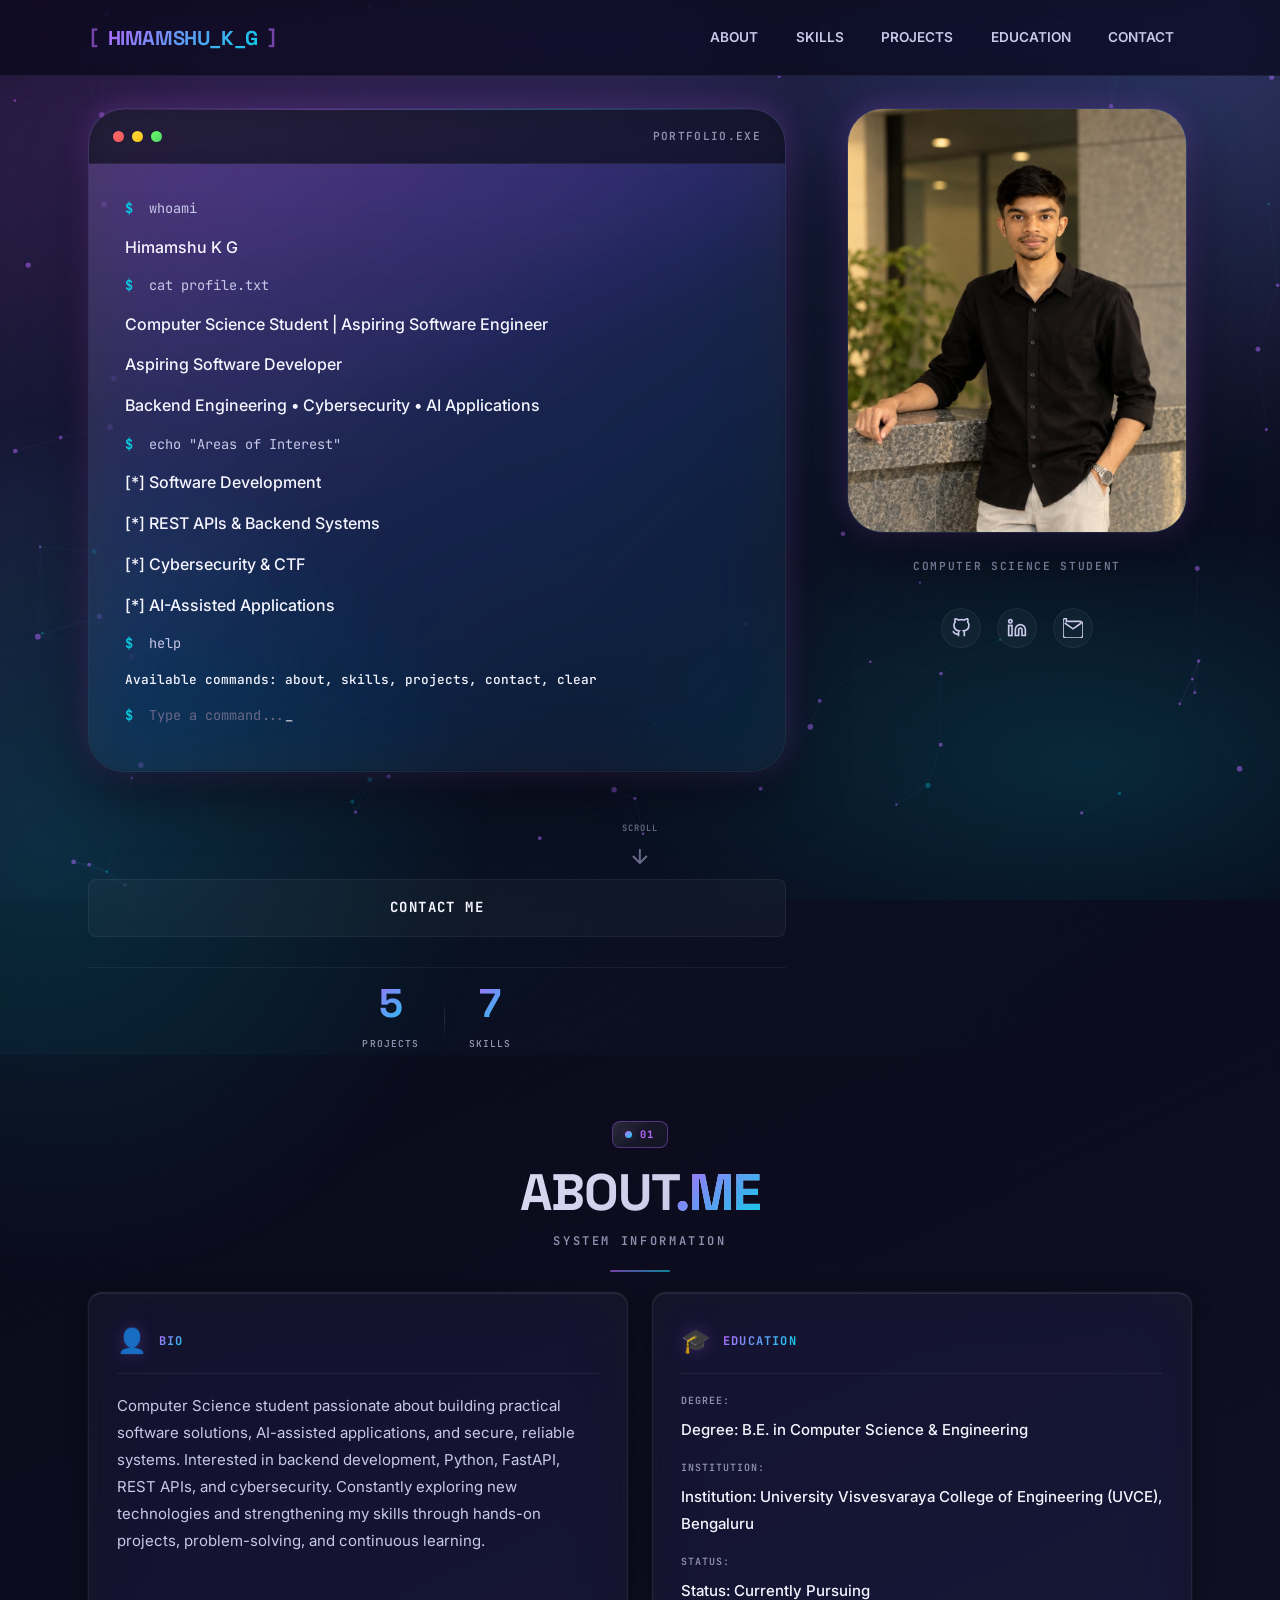
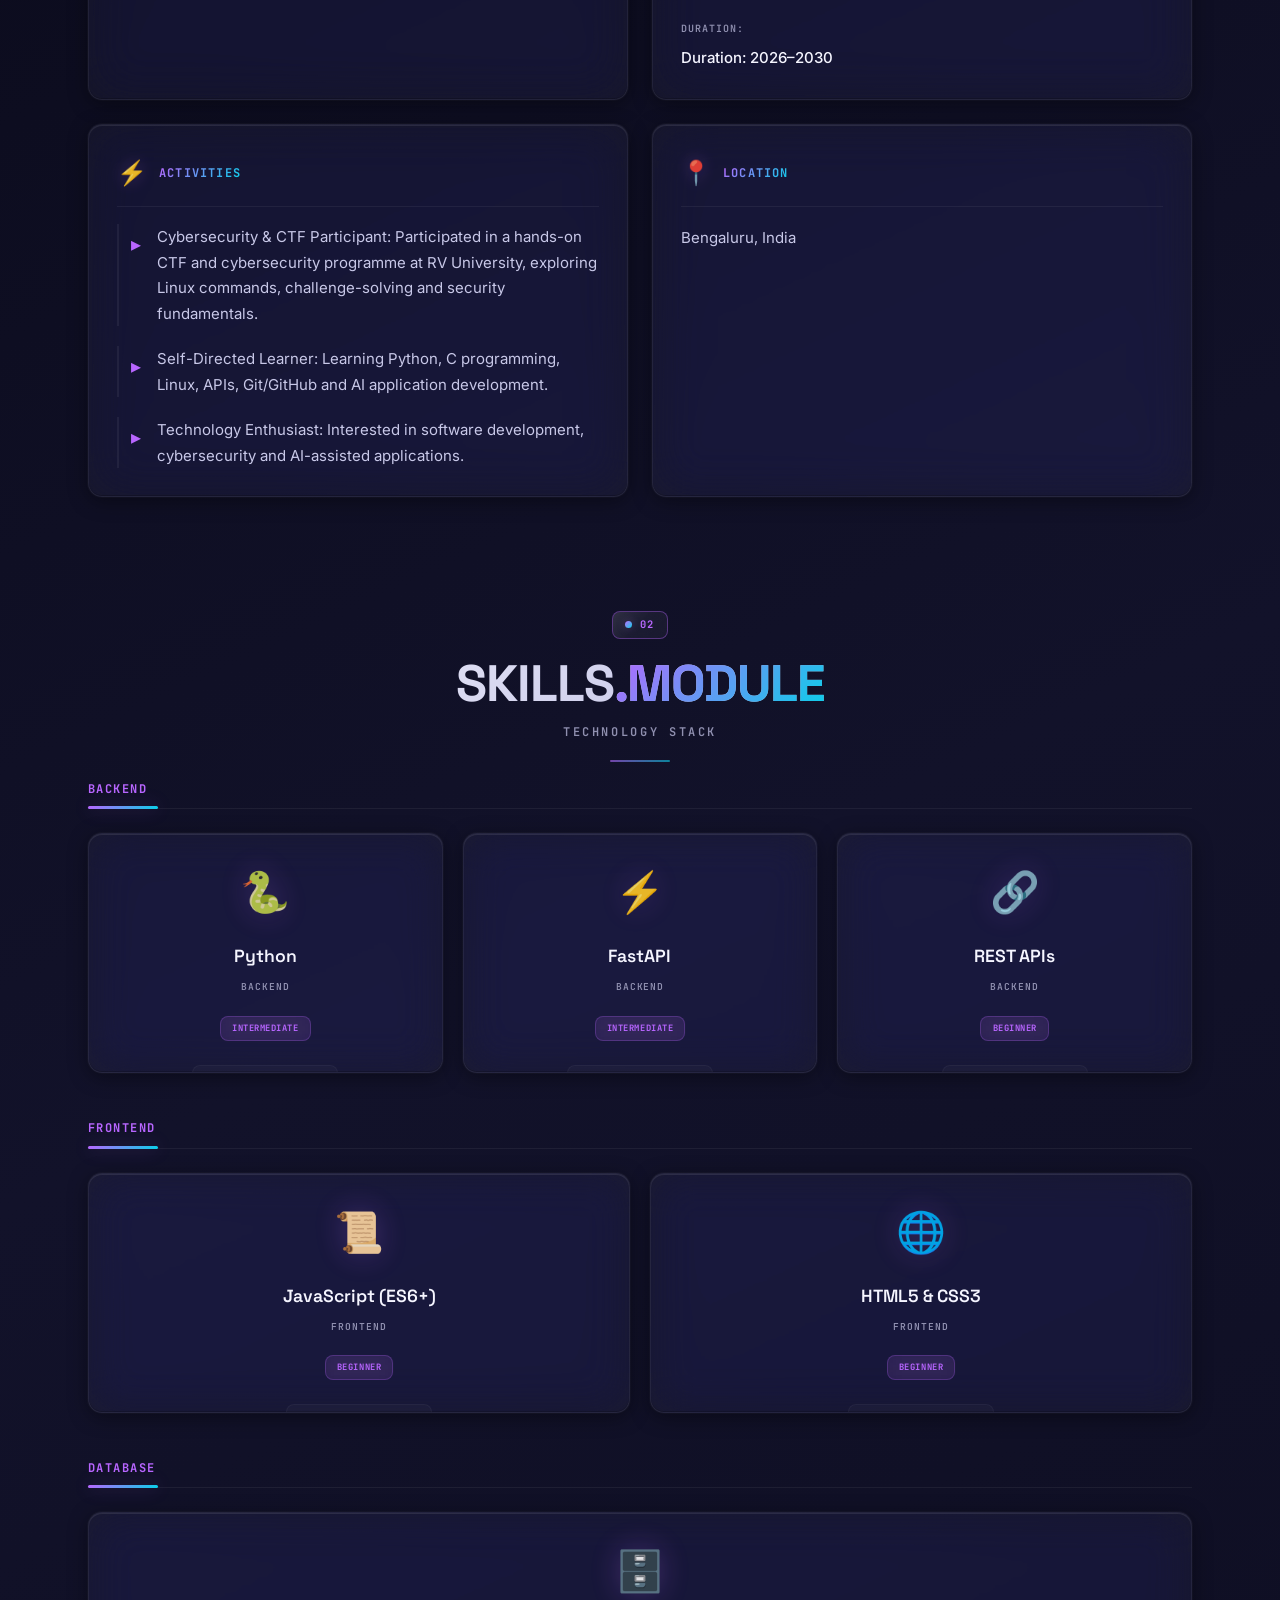
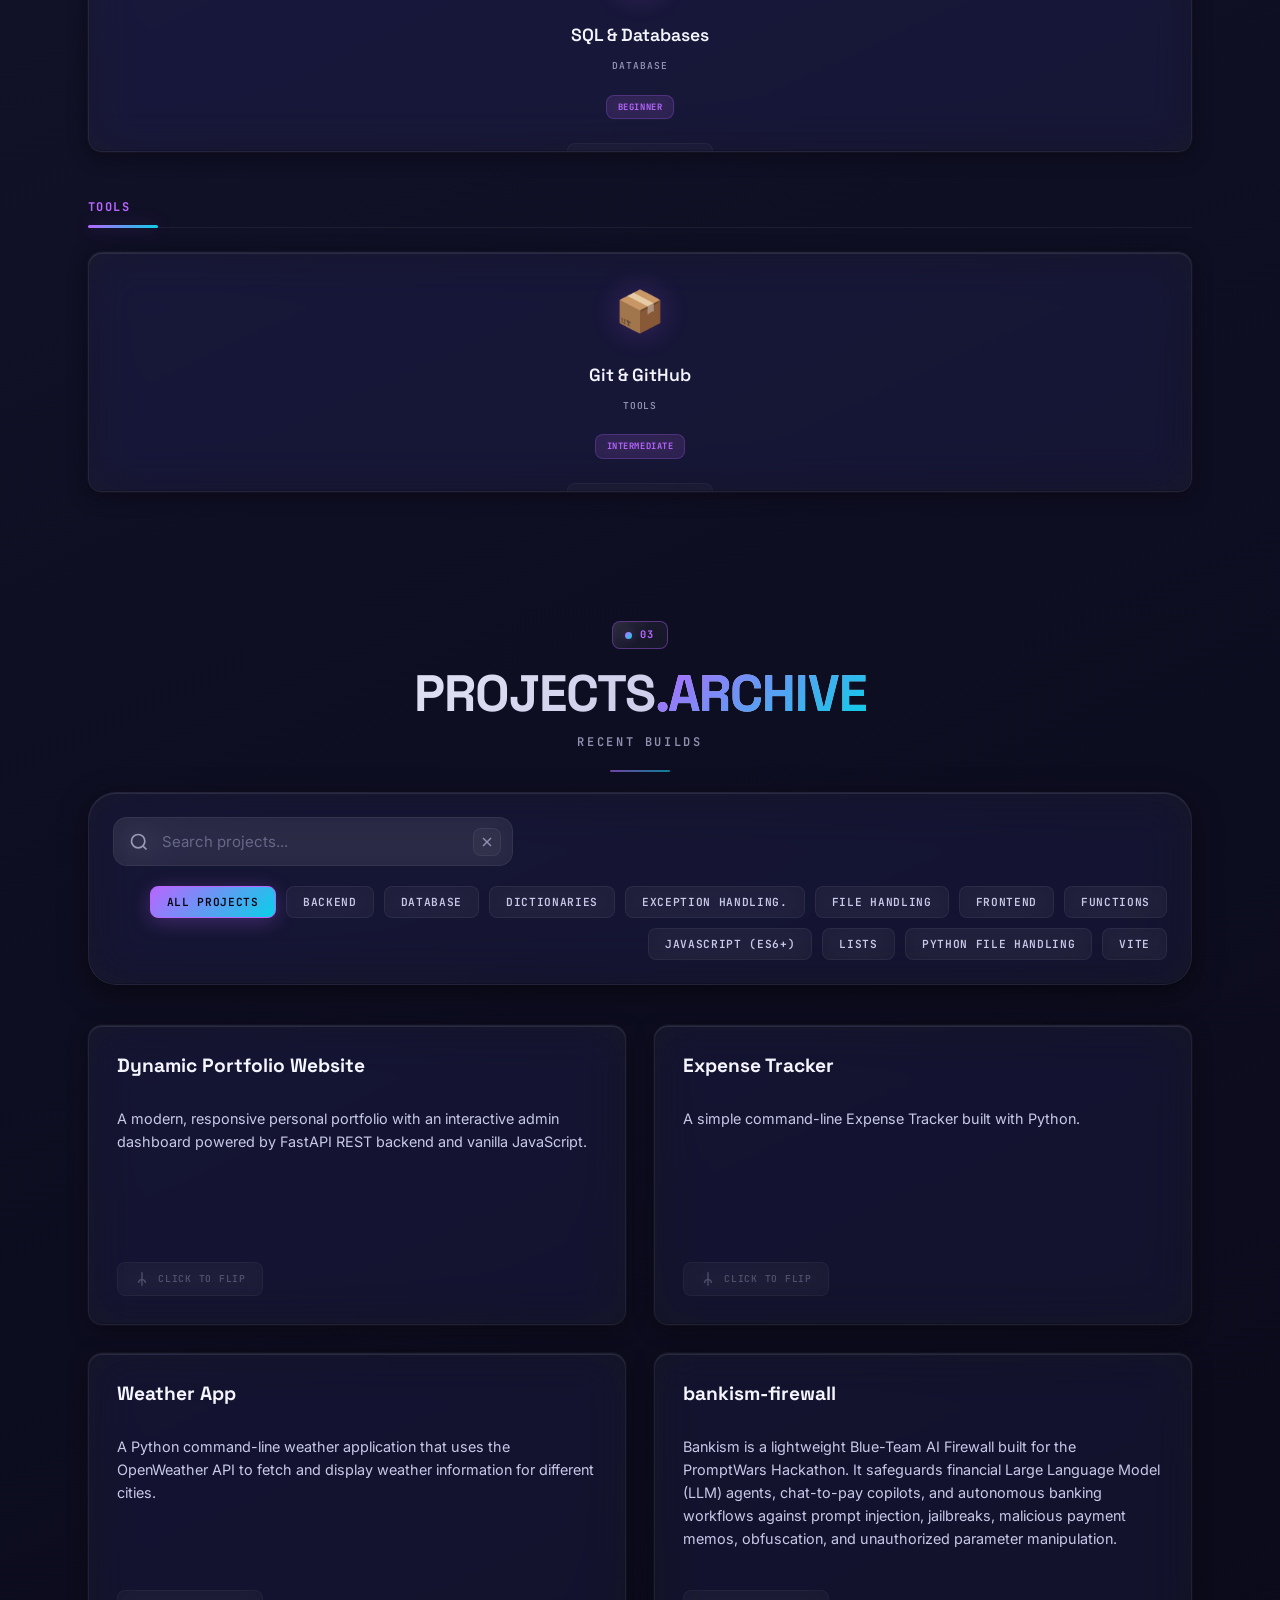
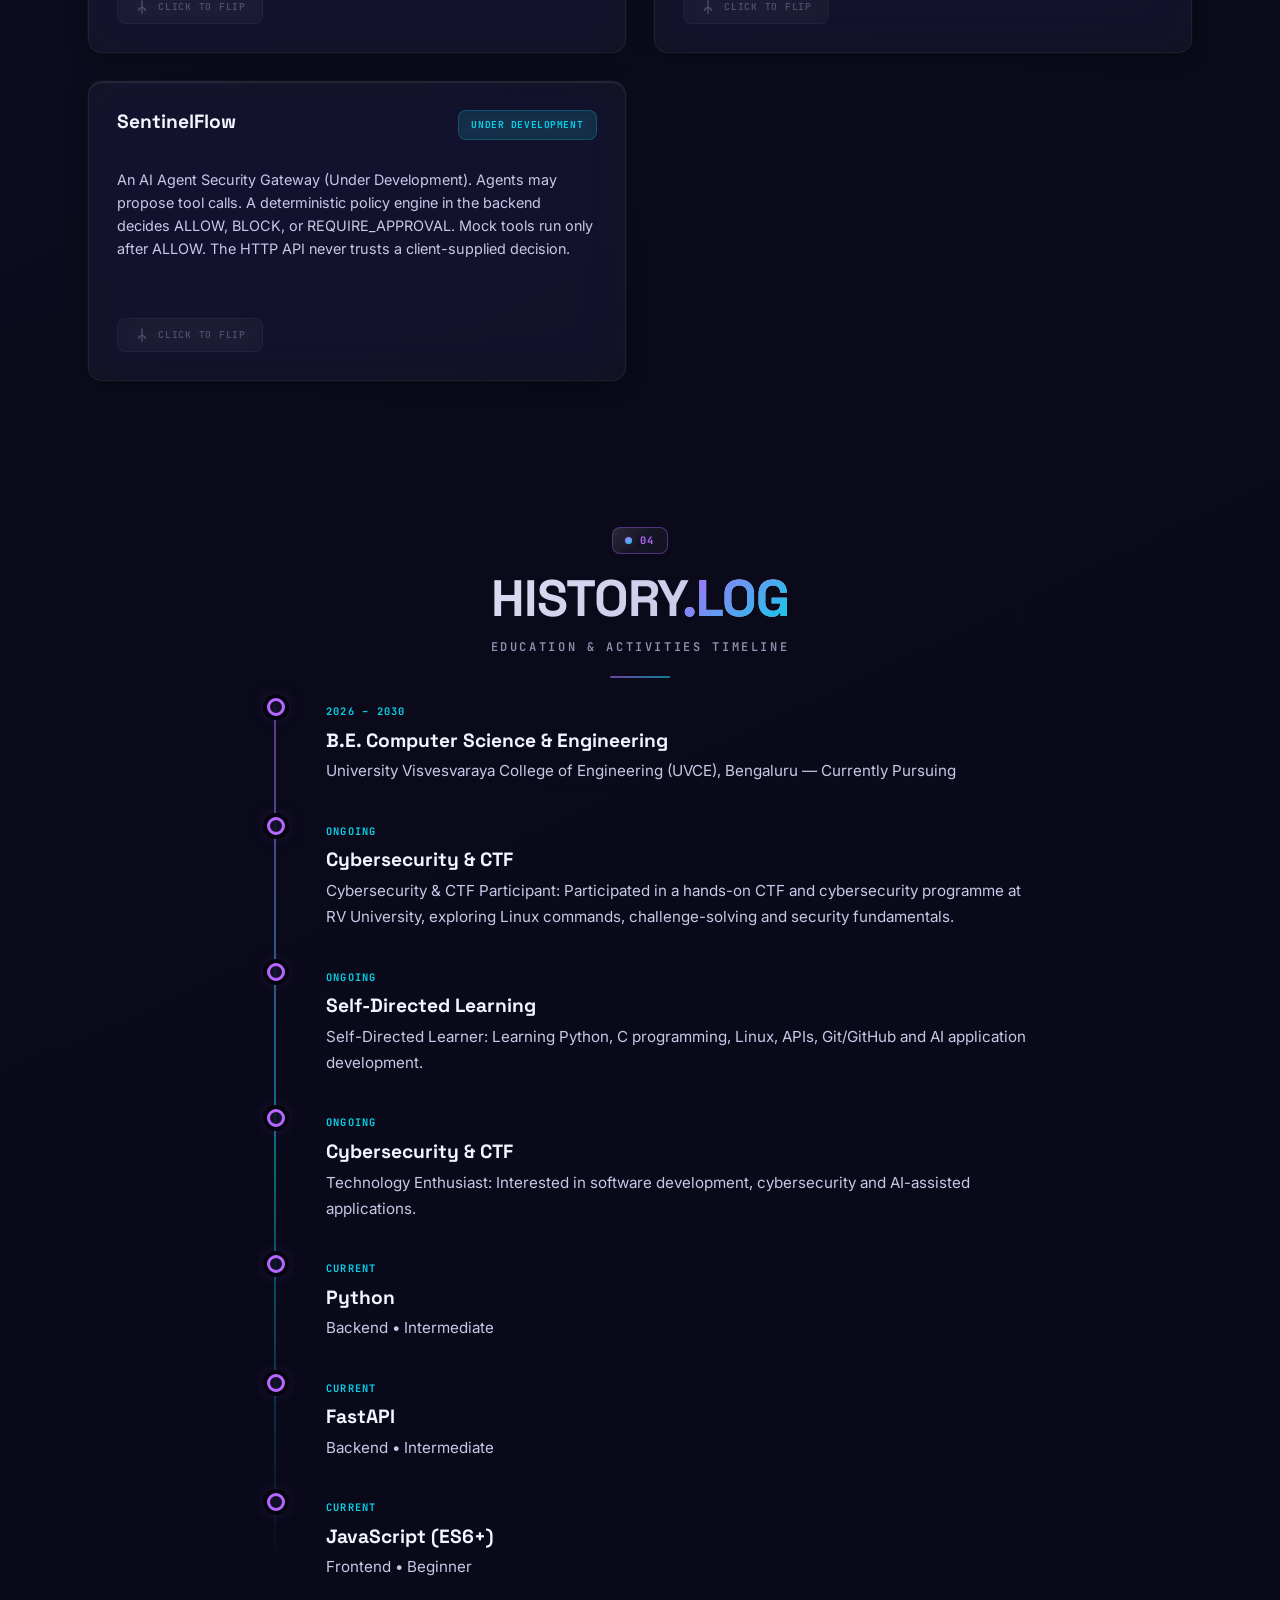
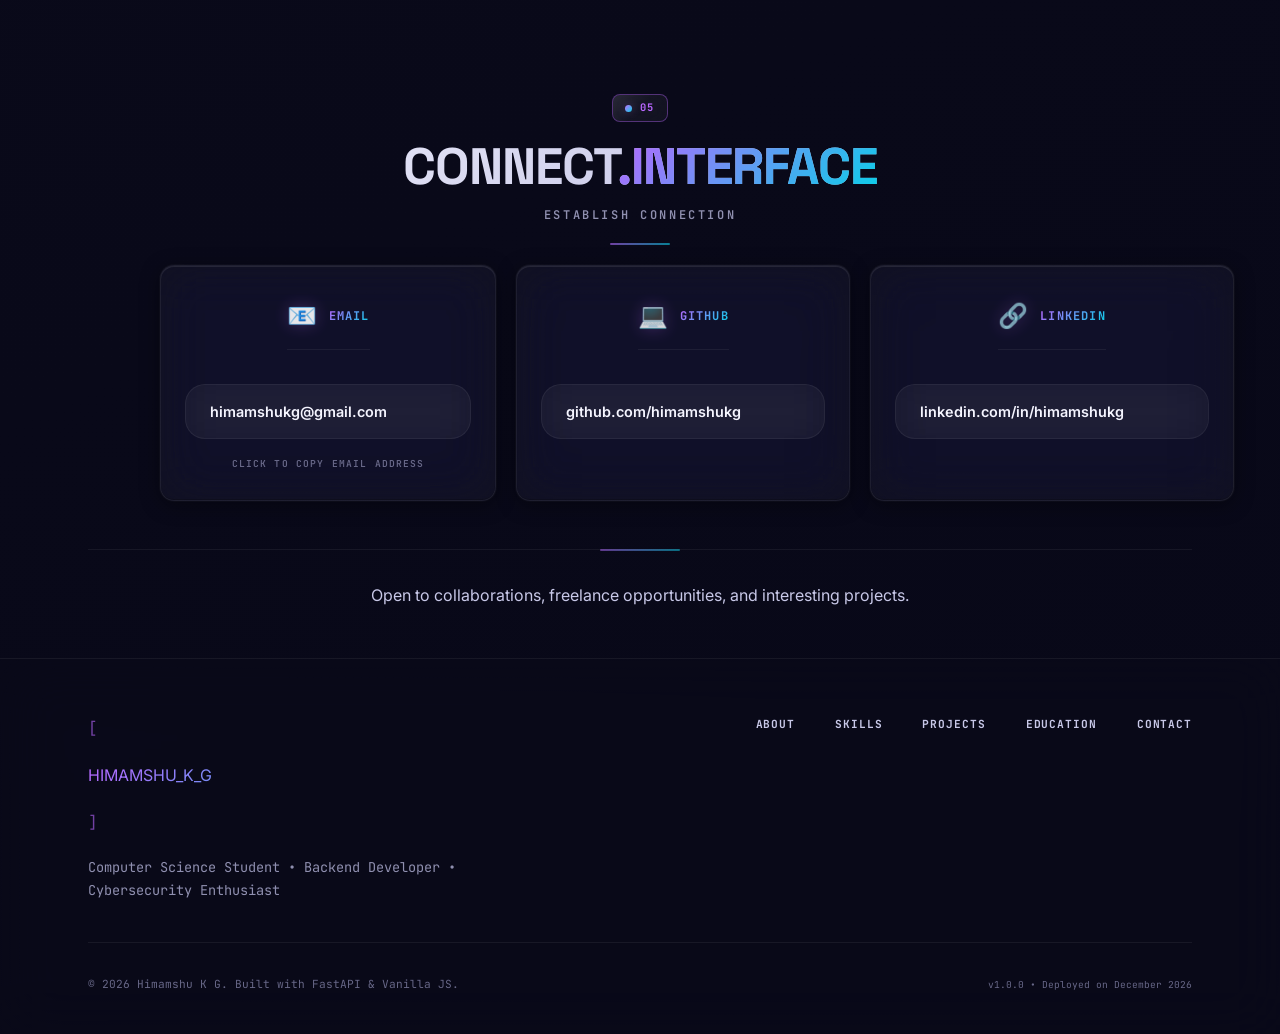
<file: frontend/index.html>
<!DOCTYPE html>
<html lang="en">
<head>
    <meta charset="UTF-8">
    <meta name="viewport" content="width=device-width, initial-scale=1.0">
    <meta name="description" content="Himamshu K G - Computer Science Student & Aspiring Software Developer | Backend Engineering • Cybersecurity • AI Applications">
    <meta name="theme-color" content="#0a0a1a">
    <title>Himamshu K G | Portfolio</title>
    <link rel="preconnect" href="https://fonts.googleapis.com">
    <link rel="preconnect" href="https://fonts.gstatic.com" crossorigin>
    <link href="https://fonts.googleapis.com/css2?family=Inter:wght@400;500;600;700&family=JetBrains+Mono:wght@400;500;600;700&family=Space+Grotesk:wght@400;500;600;700&display=swap" rel="stylesheet">
    <link rel="stylesheet" href="css/glassmorphism.css">
</head>
<body>
    <!-- Scroll Progress Indicator -->
    <div class="scroll-progress" id="scrollProgress" aria-hidden="true">
        <div class="scroll-progress-bar" id="scrollProgressBar"></div>
    </div>

    <!-- Background Effects -->
    <div class="bg-gradient-mesh" aria-hidden="true"></div>
    <div class="bg-grid" aria-hidden="true"></div>
    <div class="bg-glow" aria-hidden="true"></div>
    <div class="bg-glow-cyan" aria-hidden="true"></div>
    <!-- Interactive Particle Background -->
    <canvas id="particleCanvas" aria-hidden="true"></canvas>
    <!-- Interactive Cursor Glow -->
    <div class="cursor-glow" id="cursorGlow" aria-hidden="true"></div>

    <!-- Header & Navigation -->
    <header class="header" role="banner">
        <nav class="navbar container" aria-label="Main navigation">
            <a href="#" class="logo" aria-label="Home">
                <span class="logo-bracket">[</span>
                <span class="logo-text">HIMAMSHU_K_G</span>
                <span class="logo-bracket">]</span>
            </a>
            <button class="hamburger" id="hamburger" aria-label="Toggle navigation menu" aria-expanded="false" aria-controls="navLinks">
                <span class="hamburger-line"></span>
                <span class="hamburger-line"></span>
                <span class="hamburger-line"></span>
            </button>
            <ul class="nav-links" id="navLinks" role="list">
                <li><a href="#about" class="nav-link" data-section="about">ABOUT</a></li>
                <li><a href="#skills" class="nav-link" data-section="skills">SKILLS</a></li>
                <li><a href="#projects" class="nav-link" data-section="projects">PROJECTS</a></li>
                <li><a href="#education" class="nav-link" data-section="education">EDUCATION</a></li>
                <li><a href="#contact" class="nav-link" data-section="contact">CONTACT</a></li>
            </ul>
        </nav>
    </header>

    <main>
        <!-- Hero Section -->
        <section class="hero-section" id="home" aria-labelledby="hero-title">
            <div class="container">
                <div class="hero-grid">
                    <div class="hero-main">
                        <div class="hero-content">
                            <div class="hero-panel" role="img" aria-label="Terminal introduction panel">
                            <div class="hero-panel-header">
                                <div class="hero-panel-controls">
                                    <span class="control close" aria-hidden="true"></span>
                                    <span class="control minimize" aria-hidden="true"></span>
                                    <span class="control maximize" aria-hidden="true"></span>
                                </div>
                                <div class="hero-panel-title">portfolio.exe</div>
                            </div>
                            <div class="hero-panel-body">
                                <div class="hero-panel-line">
                                    <span class="hero-panel-prompt">$</span>
                                    <span class="hero-panel-command"> whoami</span>
                                </div>
                                <div class="hero-panel-line output">
                                    <span class="hero-panel-output" id="heroName">HIMAMSHU K G</span>
                                </div>
                                <div class="hero-panel-line">
                                    <span class="hero-panel-prompt">$</span>
                                    <span class="hero-panel-command"> cat profile.txt</span>
                                </div>
                                <div class="hero-panel-line output">
                                    <span class="hero-panel-output" id="heroHeadline">Computer Science Student | Aspiring Software Engineer</span>
                                </div>
                                <div class="hero-panel-line output">
                                    <span class="hero-panel-output" id="heroSubline">Aspiring Software Developer</span>
                                </div>
                                <div class="hero-panel-line output">
                                    <span class="hero-panel-output" id="heroFocus">Backend Engineering • Cybersecurity • AI Applications</span>
                                </div>
                                <div class="hero-panel-line">
                                    <span class="hero-panel-prompt">$</span>
                                    <span class="hero-panel-command"> echo "Areas of Interest"</span>
                                </div>
                                <div class="hero-panel-line output">
                                    <span class="hero-panel-output hero-panel-interest">[*] Software Development</span>
                                </div>
                                <div class="hero-panel-line output">
                                    <span class="hero-panel-output hero-panel-interest">[*] REST APIs & Backend Systems</span>
                                </div>
                                <div class="hero-panel-line output">
                                    <span class="hero-panel-output hero-panel-interest">[*] Cybersecurity & CTF</span>
                                </div>
                                <div class="hero-panel-line output">
                                    <span class="hero-panel-output hero-panel-interest">[*] AI-Assisted Applications</span>
                                </div>
                                <div class="hero-panel-line">
                                    <span class="hero-panel-prompt">$</span>
                                    <span class="hero-panel-command"> help</span>
                                </div>
                                <div class="hero-panel-line output">
                                    <span class="hero-panel-output hero-panel-help">Available commands: about, skills, projects, contact, clear</span>
                                </div>
                                <div class="hero-panel-line">
                                    <span class="hero-panel-prompt">$</span>
                                    <span class="hero-panel-command hero-panel-cursor" id="terminalInput" contenteditable="true" data-placeholder="Type a command...">_</span>
                                </div>
                            </div>
                        </div>
                        </div>
                        <div class="hero-actions">
                            <div class="action-card">
                                <a href="#projects" class="btn btn-primary">
                                    <span class="btn-text">VIEW PROJECTS</span>
                                    <span class="btn-arrow" aria-hidden="true">→</span>
                                </a>
                            </div>
                            <div class="action-card">
                                <a href="#contact" class="btn btn-secondary">
                                    <span class="btn-text">CONTACT ME</span>
                                </a>
                            </div>
                            <div class="hero-stats">
                                <div class="stat">
                                    <span class="stat-value" id="statProjects">5</span>
                                    <span class="stat-label">PROJECTS</span>
                                </div>
                                <div class="stat-divider" aria-hidden="true"></div>
                                <div class="stat">
                                    <span class="stat-value" id="statSkills">7</span>
                                    <span class="stat-label">SKILLS</span>
                                </div>
                            </div>
                        </div>
                    </div>
                    <!-- Profile Portrait -->
                    <div class="hero-portrait" aria-hidden="true">
                        <div class="portrait-frame">
                            <img src="assets/profile.jpg.jpeg" alt="Himamshu K G" class="portrait-image" loading="lazy">
                            <div class="portrait-glow"></div>
                        </div>
                        <p class="portrait-caption">COMPUTER SCIENCE STUDENT</p>
                        <div class="social-links" id="socialLinks">
                            <a href="https://github.com/himamshukg" target="_blank" rel="noopener noreferrer" class="social-link" aria-label="GitHub Profile">
                                <svg width="20" height="20" viewBox="0 0 24 24" fill="none" stroke="currentColor" stroke-width="2"><path d="M9 19c-5 1.5-5-2.5-7-3m14 6v-3.87a3.37 3.37 0 0 0-.94-2.61c3.14-.35 6.44-1.54 6.44-7A5.44 5.44 0 0 0 20 4.77 5.07 5.07 0 0 0 19.91 1S18.73.65 16 2.48a13.38 13.38 0 0 0-7 0C6.27.65 5.09 1 5.09 1A5.07 5.07 0 0 0 5 4.77a5.44 5.44 0 0 0-1.5 3.78c0 5.42 3.3 6.61 6.44 7A3.37 3.37 0 0 0 9 18.13V22"></path></svg>
                            </a>
                            <a href="https://linkedin.com/in/himamshukg" target="_blank" rel="noopener noreferrer" class="social-link" aria-label="LinkedIn Profile">
                                <svg width="20" height="20" viewBox="0 0 24 24" fill="none" stroke="currentColor" stroke-width="2"><path d="M16 8a6 6 0 0 1 6 6v7h-4v-7a2 2 0 0 0-2-2 2 2 0 0 0-2 2v7h-4v-7a6 6 0 0 1 6-6z"></path><rect x="2" y="9" width="4" height="12"></rect><circle cx="4" cy="4" r="2"></circle></svg>
                            </a>
                            <a href="mailto:himamshukg@gmail.com" class="social-link" aria-label="Email Me">
                                <svg width="20" height="20" viewBox="0 0 24 24" fill="none" stroke="currentColor" stroke-width="2"><path d="M4 4h16c2.2 0 4 1.8 4 4v12c0 2.2-1.8 4-4 4H4c-2.2 0-4-1.8-4-4V4c0-2.2 1.8-4 4-4z"></path><polyline points="22,6 12,13 2,6"></polyline></svg>
                            </a>
                        </div>
                    </div>
                </div>
            </div>
            <div class="scroll-indicator" title="Scroll to About section">
                <span class="scroll-text">SCROLL</span>
                <svg class="scroll-arrow" viewBox="0 0 24 24" fill="none" stroke="currentColor" stroke-width="2">
                    <path d="M12 5v14M19 12l-7 7-7-7"/>
                </svg>
            </div>
        </section>

        <!-- About Section -->
        <section id="about" class="section" aria-labelledby="about-title">
            <div class="container">
                <header class="section-header">
                    <span class="section-tag">01</span>
                    <h2 class="section-title" id="about-title">ABOUT<span class="gradient-text">.ME</span></h2>
                    <p class="section-subtitle">SYSTEM INFORMATION</p>
                </header>
                <div class="about-grid">
                    <article class="glass-card glass-card-border reveal" id="aboutBioCard">
                        <div class="glass-card-content">
                            <div class="card-header">
                                <span class="card-icon" aria-hidden="true">👤</span>
                                <h3 class="card-title">BIO</h3>
                            </div>
                            <div class="card-body">
                                <p id="aboutBio" class="terminal-text">
                                    Computer Science student passionate about building practical software solutions, AI-assisted applications, and secure, reliable systems. Interested in backend development, Python, FastAPI, REST APIs, and cybersecurity. Constantly exploring new technologies and strengthening my skills through hands-on projects, problem-solving, and continuous learning.
                                </p>
                            </div>
                        </div>
                    </article>
                    <article class="glass-card glass-card-border reveal reveal-delay-1" id="aboutEducationCard">
                        <div class="glass-card-content">
                            <div class="card-header">
                                <span class="card-icon" aria-hidden="true">🎓</span>
                                <h3 class="card-title">EDUCATION</h3>
                            </div>
                            <div class="card-body">
                                <div class="info-list">
                                    <div class="info-item">
                                        <span class="info-label">DEGREE:</span>
                                        <span class="info-value" id="aboutEducationDegree">B.E. Computer Science & Engineering</span>
                                    </div>
                                    <div class="info-item">
                                        <span class="info-label">INSTITUTION:</span>
                                        <span class="info-value" id="aboutEducationInstitution">UVCE, Bengaluru</span>
                                    </div>
                                    <div class="info-item">
                                        <span class="info-label">STATUS:</span>
                                        <span class="info-value" id="aboutEducationStatus">Currently Pursuing</span>
                                    </div>
                                    <div class="info-item">
                                        <span class="info-label">DURATION:</span>
                                        <span class="info-value" id="aboutEducationDuration">2026–2030</span>
                                    </div>
                                </div>
                            </div>
                        </div>
                    </article>
                    <article class="glass-card glass-card-border reveal reveal-delay-2" id="aboutActivitiesCard">
                        <div class="glass-card-content">
                            <div class="card-header">
                                <span class="card-icon" aria-hidden="true">⚡</span>
                                <h3 class="card-title">ACTIVITIES</h3>
                            </div>
                            <div class="card-body">
                                <ul class="activity-list" id="activityList" role="list">
                                    <li class="activity-item">
                                        <span class="activity-bullet" aria-hidden="true">▸</span>
                                        <span id="aboutActivity1">Cybersecurity & CTF Participant at RV University</span>
                                    </li>
                                    <li class="activity-item">
                                        <span class="activity-bullet" aria-hidden="true">▸</span>
                                        <span id="aboutActivity2">Self-Directed Learner: Python, C, Linux, APIs, Git/GitHub, AI Development</span>
                                    </li>
                                    <li class="activity-item">
                                        <span class="activity-bullet" aria-hidden="true">▸</span>
                                        <span id="aboutActivity3">Technology Enthusiast: Software Dev, Cybersecurity, AI Applications</span>
                                    </li>
                                </ul>
                            </div>
                        </div>
                    </article>
                    <article class="glass-card glass-card-border reveal reveal-delay-3" id="aboutLocationCard">
                        <div class="glass-card-content">
                            <div class="card-header">
                                <span class="card-icon" aria-hidden="true">📍</span>
                                <h3 class="card-title">LOCATION</h3>
                            </div>
                            <div class="card-body">
                                <p class="terminal-text">Bengaluru, India</p>
                            </div>
                        </div>
                    </article>
                </div>
            </div>
        </section>

        <!-- Skills Section -->
        <section id="skills" class="section" aria-labelledby="skills-title">
            <div class="container">
                <header class="section-header">
                    <span class="section-tag">02</span>
                    <h2 class="section-title" id="skills-title">SKILLS<span class="gradient-text">.MODULE</span></h2>
                    <p class="section-subtitle">TECHNOLOGY STACK</p>
                </header>
                <div id="skillsContainer">
                    <div class="loading-terminal">
                        <div class="loading-line">
                            <span class="hero-panel-prompt">$</span>
                            <span class="hero-panel-command"> loading skills.db</span>
                        </div>
                        <div class="loading-bar">
                            <div class="loading-progress" id="loadingProgress"></div>
                        </div>
                    </div>
                </div>
            </div>
        </section>

        <!-- Projects Section -->
        <section id="projects" class="section" aria-labelledby="projects-title">
            <div class="container">
                <header class="section-header">
                    <span class="section-tag">03</span>
                    <h2 class="section-title" id="projects-title">PROJECTS<span class="gradient-text">.ARCHIVE</span></h2>
                    <p class="section-subtitle">RECENT BUILDS</p>
                </header>

                <!-- Project Explorer Controls -->
                <div class="project-explorer-controls" aria-label="Project filtering and search">
                    <div class="project-search">
                        <label for="projectSearch" class="visually-hidden">Search projects</label>
                        <svg class="search-icon" width="20" height="20" viewBox="0 0 24 24" fill="none" stroke="currentColor" stroke-width="2" aria-hidden="true">
                            <circle cx="11" cy="11" r="8"></circle>
                            <path d="M21 21l-4.35-4.35"></path>
                        </svg>
                        <input type="search" id="projectSearch" class="search-input" placeholder="Search projects..." aria-label="Search projects by title, description, or technology" autocomplete="off">
                        <button type="button" class="search-clear" id="searchClear" aria-label="Clear search" hidden>
                            <svg width="16" height="16" viewBox="0 0 24 24" fill="none" stroke="currentColor" stroke-width="2">
                                <line x1="18" y1="6" x2="6" y2="18"></line>
                                <line x1="6" y1="6" x2="18" y2="18"></line>
                            </svg>
                        </button>
                    </div>
                    <div class="project-filters" id="projectFilters" role="group" aria-label="Filter projects by technology">
                        <!-- Filter buttons will be injected here -->
                    </div>
                </div>

                <div id="projectsContainer">
                    <div class="loading-terminal">
                        <div class="loading-line">
                            <span class="hero-panel-prompt">$</span>
                            <span class="hero-panel-command"> fetching projects.json</span>
                        </div>
                        <div class="loading-bar">
                            <div class="loading-progress" id="projectsLoadingProgress"></div>
                        </div>
                    </div>
                </div>

                <p class="no-results" id="noResults" hidden>No projects match your search or filter.</p>
            </div>
        </section>

        <!-- Education & Activities Section -->
        <section id="education" class="section" aria-labelledby="education-title">
            <div class="container">
                <header class="section-header">
                    <span class="section-tag">04</span>
                    <h2 class="section-title" id="education-title">HISTORY<span class="gradient-text">.LOG</span></h2>
                    <p class="section-subtitle">EDUCATION & ACTIVITIES TIMELINE</p>
                </header>
                <div class="timeline" id="timelineContainer">
                    <!-- Timeline items will be rendered dynamically -->
                </div>
            </div>
        </section>

        <!-- Contact Section -->
        <section id="contact" class="section" aria-labelledby="contact-title">
            <div class="container">
                <header class="section-header">
                    <span class="section-tag">05</span>
                    <h2 class="section-title" id="contact-title">CONNECT<span class="gradient-text">.INTERFACE</span></h2>
                    <p class="section-subtitle">ESTABLISH CONNECTION</p>
                </header>
                <div class="contact-grid">
                    <div class="glass-card glass-card-border contact-card reveal">
                        <div class="glass-card-content card-body">
                            <div class="card-header">
                                <span class="card-icon" aria-hidden="true">📧</span>
                                <h3 class="card-title">EMAIL</h3>
                            </div>
                            <a href="mailto:himamshukg@gmail.com" class="contact-link" id="contactEmail">
                                <span class="contact-value">himamshukg@gmail.com</span>
                                <span class="contact-action" aria-hidden="true">[ COPY ]</span>
                            </a>
                            <p class="contact-hint">Click to copy email address</p>
                        </div>
                    </div>
                    <div class="glass-card glass-card-border contact-card reveal reveal-delay-1">
                        <div class="glass-card-content card-body">
                            <div class="card-header">
                                <span class="card-icon" aria-hidden="true">💻</span>
                                <h3 class="card-title">GITHUB</h3>
                            </div>
                            <a href="https://github.com/himamshukg" target="_blank" rel="noopener noreferrer" class="contact-link" id="contactGithub">
                                <span class="contact-value">github.com/himamshukg</span>
                                <span class="contact-action" aria-hidden="true">[ OPEN ]</span>
                            </a>
                        </div>
                    </div>
                    <div class="glass-card glass-card-border contact-card reveal reveal-delay-2">
                        <div class="glass-card-content card-body">
                            <div class="card-header">
                                <span class="card-icon" aria-hidden="true">🔗</span>
                                <h3 class="card-title">LINKEDIN</h3>
                            </div>
                            <a href="https://linkedin.com/in/himamshukg" target="_blank" rel="noopener noreferrer" class="contact-link" id="contactLinkedin">
                                <span class="contact-value">linkedin.com/in/himamshukg</span>
                                <span class="contact-action" aria-hidden="true">[ OPEN ]</span>
                            </a>
                        </div>
                    </div>
                </div>
                <div class="contact-footer">
                    <p class="terminal-text">Open to collaborations, freelance opportunities, and interesting projects.</p>
                </div>
            </div>
        </section>
    </main>

    <!-- Footer -->
    <footer class="footer" role="contentinfo">
        <div class="container">
            <div class="footer-grid">
                <div class="footer-brand">
                    <span class="logo-bracket">[</span>
                    <span class="logo-text">HIMAMSHU_K_G</span>
                    <span class="logo-bracket">]</span>
                    <p class="footer-tagline">Computer Science Student • Backend Developer • Cybersecurity Enthusiast</p>
                </div>
                <div class="footer-links">
                    <a href="#about" class="footer-link">ABOUT</a>
                    <a href="#skills" class="footer-link">SKILLS</a>
                    <a href="#projects" class="footer-link">PROJECTS</a>
                    <a href="#education" class="footer-link">EDUCATION</a>
                    <a href="#contact" class="footer-link">CONTACT</a>
                </div>
            </div>
            <div class="footer-bottom">
                <p class="copyright">&copy; <span id="footerYear"></span> <span id="footerName">Himamshu K G</span>. Built with FastAPI & Vanilla JS.</p>
                <p class="footer-note">v1.0.0 • Deployed on <span id="deployDate"></span></p>
            </div>
        </div>
    </footer>

    <!-- Toast Notification for Copy -->
    <div class="toast" id="toast" role="alert" aria-live="polite" hidden>
        <span class="toast-icon" aria-hidden="true">✓</span>
        <span class="toast-message" id="toastMessage">Copied to clipboard</span>
    </div>

    <!-- Scripts -->
    <script src="js/config.js"></script>
    <script src="js/portfolio.js"></script>
    <script src="js/particles.js"></script>
    <script>
        document.getElementById('footerYear').textContent = new Date().getFullYear();
        document.getElementById('deployDate').textContent = new Date().toLocaleDateString('en-US', { year: 'numeric', month: 'long' });
    </script>
</body>
</html>
</file>
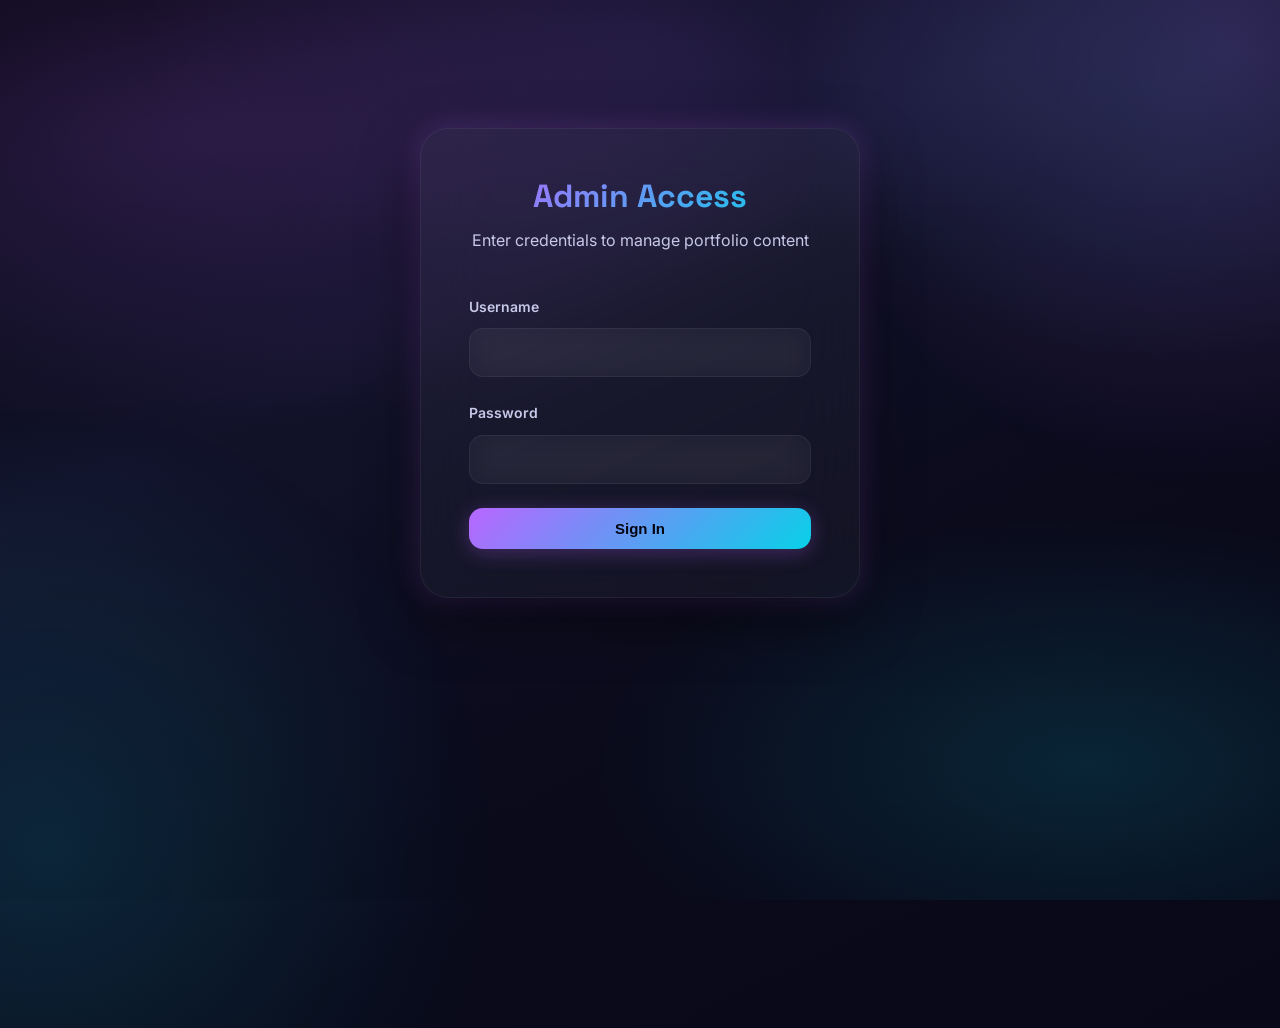
<file: frontend/admin.html>
<!DOCTYPE html>
<html lang="en">
<head>
    <meta charset="UTF-8">
    <meta name="viewport" content="width=device-width, initial-scale=1.0">
    <meta name="description" content="Admin Dashboard - Manage Portfolio Content">
    <meta name="theme-color" content="#0a0a1a">
    <title>Admin Dashboard | Himamshu K G</title>
    <link rel="preconnect" href="https://fonts.googleapis.com">
    <link rel="preconnect" href="https://fonts.gstatic.com" crossorigin>
    <link href="https://fonts.googleapis.com/css2?family=Inter:wght@400;500;600;700&family=JetBrains+Mono:wght@400;500;600;700&family=Space+Grotesk:wght@400;500;600;700&display=swap" rel="stylesheet">
    <link rel="stylesheet" href="css/glassmorphism.css">
</head>
<body>
    <!-- Background Effects -->
    <div class="bg-gradient-mesh" aria-hidden="true"></div>
    <div class="bg-grid" aria-hidden="true"></div>
    <div class="bg-glow" aria-hidden="true"></div>
    <div class="bg-glow-cyan" aria-hidden="true"></div>

    <!-- Authentication Gate (shown before login) -->
    <div id="authGate" class="auth-container" style="display: none;">
        <div class="auth-header">
            <h2>Admin Access</h2>
            <p>Enter credentials to manage portfolio content</p>
        </div>
        <form id="loginForm">
            <div class="form-group">
                <label class="form-label" for="username">Username</label>
                <input type="text" id="username" class="form-control" required autocomplete="username">
            </div>
            <div class="form-group">
                <label class="form-label" for="password">Password</label>
                <input type="password" id="password" class="form-control" required autocomplete="current-password">
            </div>
            <button type="submit" class="admin-btn admin-btn-primary" style="width: 100%;">Sign In</button>
            <p id="authError" class="error-message" style="display: none; margin-top: 1rem;"></p>
        </form>
    </div>

    <!-- Admin Dashboard (hidden until authenticated) -->
    <div id="adminDashboard" style="display: none;">
        <!-- Header -->
        <header class="admin-header">
            <div class="admin-title">
                <svg width="24" height="24" viewBox="0 0 24 24" fill="none" stroke="currentColor" stroke-width="2">
                    <rect x="3" y="3" width="7" height="7" rx="1"></rect>
                    <rect x="14" y="3" width="7" height="7" rx="1"></rect>
                    <rect x="3" y="14" width="7" height="7" rx="1"></rect>
                    <rect x="14" y="14" width="7" height="7" rx="1"></rect>
                </svg>
                <span>Admin Dashboard</span>
            </div>
            <div class="admin-actions">
                <a href="index.html" class="admin-btn admin-btn-secondary" target="_blank">View Site</a>
                <button id="logoutBtn" class="admin-btn admin-btn-outline-danger">Logout</button>
            </div>
        </header>

        <!-- Dashboard Layout -->
        <div class="admin-layout">
            <!-- Sidebar -->
            <aside class="admin-sidebar">
                <button class="sidebar-btn active" data-tab="overview">
                    <svg width="20" height="20" viewBox="0 0 24 24" fill="none" stroke="currentColor" stroke-width="2">
                        <rect x="3" y="3" width="7" height="7" rx="1"></rect>
                        <rect x="14" y="3" width="7" height="7" rx="1"></rect>
                        <rect x="3" y="14" width="7" height="7" rx="1"></rect>
                        <rect x="14" y="14" width="7" height="7" rx="1"></rect>
                    </svg>
                    Overview
                </button>
                <button class="sidebar-btn" data-tab="projects">
                    <svg width="20" height="20" viewBox="0 0 24 24" fill="none" stroke="currentColor" stroke-width="2">
                        <path d="M21 19V5a2 2 0 0 0-2-2H9a2 2 0 0 0-2 2v14"></path>
                        <polyline points="7 5 3 9 7 13"></polyline>
                    </svg>
                    Projects
                </button>
                <button class="sidebar-btn" data-tab="skills">
                    <svg width="20" height="20" viewBox="0 0 24 24" fill="none" stroke="currentColor" stroke-width="2">
                        <path d="M12 2L2 7l10 5 10-5-10-5z"></path>
                        <path d="M2 17l10 5 10-5"></path>
                        <path d="M2 12l10 5 10-5"></path>
                    </svg>
                    Skills
                </button>
                <button class="sidebar-btn" data-tab="profile">
                    <svg width="20" height="20" viewBox="0 0 24 24" fill="none" stroke="currentColor" stroke-width="2">
                        <path d="M20 21v-2a4 4 0 0 0-4-4H8a4 4 0 0 0-4 4v2"></path>
                        <circle cx="12" cy="7" r="4"></circle>
                    </svg>
                    Profile
                </button>
            </aside>

            <!-- Main Content -->
            <main class="admin-content">
                <!-- Overview Tab -->
                <div id="overview" class="tab-content active">
                    <div class="content-header">
                        <h2>Dashboard Overview</h2>
                    </div>
                    <div style="display: grid; grid-template-columns: repeat(auto-fit, minmax(240px, 1fr)); gap: 1.5rem;">
                        <div class="stat-card">
                            <h3 id="statProjects">0</h3>
                            <p>Total Projects</p>
                        </div>
                        <div class="stat-card">
                            <h3 id="statSkills">0</h3>
                            <p>Total Skills</p>
                        </div>
                        <div class="stat-card">
                            <h3 id="statCategories">0</h3>
                            <p>Skill Categories</p>
                        </div>
                    </div>
                    <div style="margin-top: 2rem;">
                        <h3 style="margin-bottom: 1rem;">Quick Actions</h3>
                        <div class="quick-actions">
                            <button class="admin-btn admin-btn-primary" onclick="openProjectModal()" style="opacity: 1 !important; visibility: visible !important; display: inline-flex !important; width: auto !important; min-width: 200px !important; background: var(--gradient-primary) !important; background-color: var(--accent-primary) !important;">
                                <svg width="18" height="18" viewBox="0 0 24 24" fill="none" stroke="currentColor" stroke-width="2"><line x1="12" y1="5" x2="12" y2="19"></line><line x1="5" y1="12" x2="19" y2="12"></line></svg>
                                Add Project
                            </button>
                            <button class="admin-btn admin-btn-primary" onclick="openSkillModal()" style="opacity: 1 !important; visibility: visible !important; display: inline-flex !important; width: auto !important; min-width: 200px !important; background: var(--gradient-primary) !important; background-color: var(--accent-primary) !important;">
                                <svg width="18" height="18" viewBox="0 0 24 24" fill="none" stroke="currentColor" stroke-width="2"><line x1="12" y1="5" x2="12" y2="19"></line><line x1="5" y1="12" x2="19" y2="12"></line></svg>
                                Add Skill
                            </button>
                            <button class="admin-btn admin-btn-secondary" onclick="loadProfile()" style="opacity: 1 !important; visibility: visible !important; display: inline-flex !important; width: auto !important; min-width: 200px !important; background: var(--bg-glass) !important; background-color: var(--bg-secondary) !important;">
                                <svg width="18" height="18" viewBox="0 0 24 24" fill="none" stroke="currentColor" stroke-width="2"><circle cx="12" cy="12" r="3"></circle><path d="M19.4 15a1.65 1.65 0 0 0 .33 1.82l.06.06a2 2 0 0 1 0 2.83 2 2 0 0 1-2.83 0l-.06-.06a1.65 1.65 0 0 0-1.82-.33 1.65 1.65 0 0 0-1 1.51V21a2 2 0 0 1-2 2 2 2 0 0 1-2-2v-.09A1.65 1.65 0 0 0 9 19.4a1.65 1.65 0 0 0-1.82.33l-.06.06a2 2 0 0 1-2.83 0 2 2 0 0 1 0-2.83l.06-.06a1.65 1.65 0 0 0 .33-1.82 1.65 1.65 0 0 0-1.51-1H3a2 2 0 0 1-2-2 2 2 0 0 1 2-2h.09A1.65 1.65 0 0 0 4.6 9a1.65 1.65 0 0 0-.33-1.82l-.06-.06a2 2 0 0 1 0-2.83 2 2 0 0 1 2.83 0l.06.06a1.65 1.65 0 0 0 1.82.33H9a1.65 1.65 0 0 0 1-1.51V3a2 2 0 0 1 2-2 2 2 0 0 1 2 2v.09a1.65 1.65 0 0 0 1 1.51 1.65 1.65 0 0 0 1.82-.33l.06-.06a2 2 0 0 1 2.83 0 2 2 0 0 1 0 2.83l-.06.06a1.65 1.65 0 0 0-.33 1.82V9a1.65 1.65 0 0 0 1.51 1H21a2 2 0 0 1 2 2 2 2 0 0 1-2 2h-.09a1.65 1.65 0 0 0-1.51 1z"></path></svg>
                                Edit Profile
                            </button>
                        </div>
                    </div>
                </div>

                <!-- Projects Tab -->
                <div id="projects" class="tab-content">
                    <div class="content-header">
                        <h2>Project Management</h2>
                        <button class="admin-btn admin-btn-primary" onclick="openProjectModal()" style="opacity: 1 !important; visibility: visible !important; display: inline-flex !important; min-width: 200px !important; width: auto !important; background: var(--gradient-primary) !important; background-color: var(--accent-primary) !important;">
                            <svg width="18" height="18" viewBox="0 0 24 24" fill="none" stroke="currentColor" stroke-width="2"><line x1="12" y1="5" x2="12" y2="19"></line><line x1="5" y1="12" x2="19" y2="12"></line></svg>
                            Add Project
                        </button>
                    </div>
                    <div style="overflow-x: auto;">
                        <table class="data-table" id="projectsTable">
                            <thead>
                                <tr>
                                    <th>ID</th>
                                    <th>Title</th>
                                    <th>Technologies</th>
                                    <th>Links</th>
                                    <th style="width: 140px;">Actions</th>
                                </tr>
                            </thead>
                            <tbody id="projectsTableBody">
                                <tr><td colspan="5" style="text-align: center; padding: 3rem; color: var(--text-secondary);">Loading projects...</td></tr>
                            </tbody>
                        </table>
                    </div>
                </div>

                <!-- Skills Tab -->
                <div id="skills" class="tab-content">
                    <div class="content-header">
                        <h2>Skills Management</h2>
                        <button class="admin-btn admin-btn-primary" onclick="openSkillModal()" style="opacity: 1 !important; visibility: visible !important; display: inline-flex !important; min-width: 200px !important; width: auto !important; background: var(--gradient-primary) !important; background-color: var(--accent-primary) !important;">
                            <svg width="18" height="18" viewBox="0 0 24 24" fill="none" stroke="currentColor" stroke-width="2"><line x1="12" y1="5" x2="12" y2="19"></line><line x1="5" y1="12" x2="19" y2="12"></line></svg>
                            Add Skill
                        </button>
                    </div>
                    <div style="overflow-x: auto;">
                        <table class="data-table" id="skillsTable">
                            <thead>
                                <tr>
                                    <th>ID</th>
                                    <th>Name</th>
                                    <th>Category</th>
                                    <th>Proficiency</th>
                                    <th style="width: 140px;">Actions</th>
                                </tr>
                            </thead>
                            <tbody id="skillsTableBody">
                                <tr><td colspan="5" style="text-align: center; padding: 3rem; color: var(--text-secondary);">Loading skills...</td></tr>
                            </tbody>
                        </table>
                    </div>
                </div>

                <!-- Profile Tab -->
                <div id="profile" class="tab-content">
                    <div class="content-header">
                        <h2>Profile Management</h2>
                    </div>
                    <form id="profileForm" style="max-width: 700px;">
                        <div style="display: grid; grid-template-columns: 1fr 1fr; gap: 1.5rem;">
                            <div class="form-group">
                                <label class="form-label" for="profileName">Full Name *</label>
                                <input type="text" id="profileName" class="form-control" required>
                            </div>
                            <div class="form-group">
                                <label class="form-label" for="profileHeadline">Headline *</label>
                                <input type="text" id="profileHeadline" class="form-control" required>
                            </div>
                            <div class="form-group">
                                <label class="form-label" for="profileLocation">Location</label>
                                <input type="text" id="profileLocation" class="form-control">
                            </div>
                            <div class="form-group">
                                <label class="form-label" for="profileEmail">Email *</label>
                                <input type="email" id="profileEmail" class="form-control" required>
                            </div>
                            <div class="form-group">
                                <label class="form-label" for="profileGithub">GitHub URL</label>
                                <input type="url" id="profileGithub" class="form-control" placeholder="https://github.com/username">
                            </div>
                            <div class="form-group">
                                <label class="form-label" for="profileLinkedin">LinkedIn URL</label>
                                <input type="url" id="profileLinkedin" class="form-control" placeholder="https://linkedin.com/in/username">
                            </div>
                        </div>
                        <div class="form-group">
                            <label class="form-label" for="profileBio">Bio *</label>
                            <textarea id="profileBio" class="form-control" rows="4" required></textarea>
                        </div>
                        <div class="form-group">
                            <label class="form-label" for="profileEducation">Education</label>
                            <textarea id="profileEducation" class="form-control" rows="3"></textarea>
                        </div>
                        <div class="form-group">
                            <label class="form-label" for="profileActivities">Activities</label>
                            <textarea id="profileActivities" class="form-control" rows="3"></textarea>
                        </div>
                        <button type="submit" class="admin-btn admin-btn-primary">Save Profile</button>
                    </form>
                </div>
            </main>
        </div>
    </div>

    <!-- Project Modal -->
    <div id="projectModal" class="modal-backdrop">
        <div class="modal-content">
            <div class="modal-header">
                <h3 class="modal-title" id="projectModalTitle">Add Project</h3>
                <button class="close-btn" onclick="closeModal('projectModal')">&times;</button>
            </div>
            <form id="projectForm">
                <input type="hidden" id="projectId">
                <div class="form-group">
                    <label class="form-label" for="projectTitle">Title *</label>
                    <input type="text" id="projectTitle" class="form-control" required>
                </div>
                <div class="form-group">
                    <label class="form-label" for="projectDescription">Description *</label>
                    <textarea id="projectDescription" class="form-control" rows="4" required></textarea>
                </div>
                <div class="form-group">
                    <label class="form-label" for="projectTechnologies">Technologies * (comma-separated)</label>
                    <input type="text" id="projectTechnologies" class="form-control" required placeholder="HTML5, CSS3, JavaScript, FastAPI, Python">
                </div>
                <div class="form-group">
                    <label class="form-label" for="projectGithub">GitHub URL</label>
                    <input type="url" id="projectGithub" class="form-control" placeholder="https://github.com/username/repo">
                </div>
                <div class="form-group">
                    <label class="form-label" for="projectLive">Live Demo URL</label>
                    <input type="url" id="projectLive" class="form-control" placeholder="https://your-demo.com">
                </div>
                <div class="modal-footer">
                    <button type="button" class="admin-btn admin-btn-secondary" onclick="closeModal('projectModal')">Cancel</button>
                    <button type="submit" class="admin-btn admin-btn-primary" id="projectSubmitBtn">Add Project</button>
                </div>
            </form>
        </div>
    </div>

    <!-- Skill Modal -->
    <div id="skillModal" class="modal-backdrop">
        <div class="modal-content">
            <div class="modal-header">
                <h3 class="modal-title" id="skillModalTitle">Add Skill</h3>
                <button class="close-btn" onclick="closeModal('skillModal')">&times;</button>
            </div>
            <form id="skillForm">
                <input type="hidden" id="skillId">
                <div class="form-group">
                    <label class="form-label" for="skillName">Name *</label>
                    <input type="text" id="skillName" class="form-control" required placeholder="e.g., Python">
                </div>
                <div class="form-group">
                    <label class="form-label" for="skillCategory">Category *</label>
                    <input type="text" id="skillCategory" class="form-control" required placeholder="e.g., Backend, Frontend, Database, Tools">
                </div>
                <div class="form-group">
                    <label class="form-label" for="skillProficiency">Proficiency *</label>
                    <select id="skillProficiency" class="form-control" required>
                        <option value="">Select proficiency</option>
                        <option value="Beginner">Beginner</option>
                        <option value="Intermediate">Intermediate</option>
                        <option value="Advanced">Advanced</option>
                        <option value="Expert">Expert</option>
                    </select>
                </div>
                <div class="modal-footer">
                    <button type="button" class="admin-btn admin-btn-secondary" onclick="closeModal('skillModal')">Cancel</button>
                    <button type="submit" class="admin-btn admin-btn-primary" id="skillSubmitBtn">Add Skill</button>
                </div>
            </form>
        </div>
    </div>

    <!-- Toast Container -->
    <div id="toastContainer" class="toast-container"></div>

    <!-- External Scripts -->
    <script src="js/config.js"></script>
    <script src="js/admin.js"></script>
</body>
</html>
</file>
<file: frontend/css/glassmorphism.css>
/*
 * glassmorphism.css
 * Premium Glassmorphism Portfolio Theme
 * Deep navy/purple gradients, translucent glass cards, backdrop-filter blur,
 * thin semi-transparent white borders, purple/cyan/blue accent lighting
 */

:root {
    /* Color System - Glassmorphism Theme */
    --bg-deep: #050510;
    --bg-primary: #0a0a1a;
    --bg-secondary: #12122a;
    --bg-tertiary: #1a1a3a;
    --bg-card: rgba(18, 18, 42, 0.85);
    --bg-card-strong: rgba(26, 26, 58, 0.92);
    --bg-glass: rgba(255, 255, 255, 0.035);
    --bg-glass-strong: rgba(255, 255, 255, 0.065);
    --bg-glass-hover: rgba(255, 255, 255, 0.095);

    --text-primary: #f5f5ff;
    --text-secondary: #c8c8e8;
    --text-muted: #9090b0;
    --text-dim: #686888;

    --accent-primary: #b866ff;
    --accent-secondary: #08d0e8;
    --accent-tertiary: #9b6cff;
    --accent-glow: rgba(184, 102, 255, 0.28);
    --accent-glow-strong: rgba(184, 102, 255, 0.5);
    --accent-cyan-glow: rgba(8, 208, 232, 0.28);
    --accent-cyan-glow-strong: rgba(8, 208, 232, 0.5);

    --gradient-primary: linear-gradient(135deg, #b866ff 0%, #08d0e8 100%);
    --gradient-secondary: linear-gradient(135deg, #9b6cff 0%, #b866ff 100%);
    --gradient-cyan: linear-gradient(135deg, #08d0e8 0%, #22e8ff 100%);
    --gradient-bg: linear-gradient(155deg, #050510 0%, #12122a 35%, #0a0a1a 70%, #080818 100%);
    --gradient-glass: linear-gradient(135deg, rgba(255,255,255,0.1) 0%, rgba(255,255,255,0.015) 50%, rgba(255,255,255,0.005) 100%);
    --gradient-border: linear-gradient(135deg, rgba(184, 102, 255, 0.6) 0%, rgba(8, 208, 232, 0.45) 100%);
    --gradient-hero: linear-gradient(145deg, rgba(184, 102, 255, 0.08) 0%, rgba(8, 208, 232, 0.05) 50%, transparent 100%);

    --border-primary: rgba(255, 255, 255, 0.06);
    --border-secondary: rgba(255, 255, 255, 0.11);
    --border-accent: rgba(184, 102, 255, 0.4);
    --border-glass: rgba(255, 255, 255, 0.1);

    --shadow-sm: 0 2px 8px rgba(0, 0, 0, 0.35);
    --shadow-md: 0 8px 28px rgba(0, 0, 0, 0.5);
    --shadow-lg: 0 20px 56px rgba(0, 0, 0, 0.55);
    --shadow-glow: 0 0 28px var(--accent-glow);
    --shadow-glow-strong: 0 0 56px var(--accent-glow-strong);
    --shadow-cyan-glow: 0 0 28px var(--accent-cyan-glow);
    --shadow-inner-glass: inset 0 1px 0 rgba(255, 255, 255, 0.09), inset 0 -1px 0 rgba(0, 0, 0, 0.18);
    --shadow-card: 0 4px 20px rgba(0, 0, 0, 0.4), 0 0 0 1px rgba(255,255,255,0.03);

    --radius-sm: 8px;
    --radius-md: 14px;
    --radius-lg: 20px;
    --radius-xl: 28px;
    --radius-2xl: 36px;

    --transition-fast: 120ms ease;
    --transition-base: 280ms ease;
    --transition-slow: 420ms ease;
    --transition-bounce: 380ms cubic-bezier(0.34, 1.56, 0.64, 1);

    --font-mono: 'JetBrains Mono', 'Fira Code', 'Consolas', monospace;
    --font-display: 'Space Grotesk', 'Inter', -apple-system, sans-serif;
    --font-sans: 'Inter', -apple-system, BlinkMacSystemFont, 'Segoe UI', Roboto, sans-serif;

    --container-width: 1280px;
    --header-height: 76px;

    /* Scrollbar */
    --scrollbar-track: #050510;
    --scrollbar-thumb: rgba(184, 102, 255, 0.35);
    --scrollbar-thumb-hover: rgba(184, 102, 255, 0.55);
}

/* Reduced Motion */
@media (prefers-reduced-motion: reduce) {
    *,
    *::before,
    *::after {
        animation-duration: 0.01ms !important;
        animation-iteration-count: 1 !important;
        transition-duration: 0.01ms !important;
        scroll-behavior: auto !important;
    }
}

/* Scrollbar Styles */
::-webkit-scrollbar {
    width: 8px;
    height: 8px;
}

::-webkit-scrollbar-track {
    background: var(--scrollbar-track);
}

::-webkit-scrollbar-thumb {
    background: var(--scrollbar-thumb);
    border-radius: 4px;
    border: 2px solid var(--scrollbar-track);
}

::-webkit-scrollbar-thumb:hover {
    background: var(--scrollbar-thumb-hover);
}

/* Selection */
::selection {
    background: var(--accent-primary);
    color: var(--bg-deep);
}

/* Base Reset */
*,
*::before,
*::after {
    box-sizing: border-box;
    margin: 0;
    padding: 0;
}

html {
    scroll-behavior: smooth;
    font-size: 16px;
}

@media (max-width: 768px) {
    html {
        font-size: 14px;
    }
}

body {
    min-height: 100vh;
    font-family: var(--font-sans);
    background: var(--gradient-bg);
    color: var(--text-primary);
    line-height: 1.7;
    font-size: 1rem;
    -webkit-font-smoothing: antialiased;
    -moz-osx-font-smoothing: grayscale;
    overflow-x: hidden;
}

/* Background Effects */
.bg-gradient-mesh {
    position: fixed;
    inset: 0;
    background:
        radial-gradient(ellipse 90% 60% at 15% 15%, rgba(184, 102, 255, 0.18) 0%, transparent 55%),
        radial-gradient(ellipse 70% 50% at 85% 85%, rgba(8, 208, 232, 0.14) 0%, transparent 55%),
        radial-gradient(ellipse 60% 40% at 50% 5%, rgba(155, 108, 255, 0.12) 0%, transparent 65%),
        radial-gradient(ellipse 50% 50% at 90% 10%, rgba(8, 208, 232, 0.08) 0%, transparent 60%),
        var(--gradient-bg);
    pointer-events: none;
    z-index: 0;
}

.bg-grid {
    position: fixed;
    inset: 0;
    background-image:
        linear-gradient(rgba(184, 102, 255, 0.025) 1px, transparent 1px),
        linear-gradient(90deg, rgba(184, 102, 255, 0.025) 1px, transparent 1px);
    background-size: 100px 100px;
    pointer-events: none;
    z-index: 0;
    opacity: 0.6;
}

.bg-glow {
    position: fixed;
    top: -400px;
    right: -400px;
    width: 900px;
    height: 900px;
    background: radial-gradient(ellipse, rgba(184, 102, 255, 0.18) 0%, transparent 70%);
    pointer-events: none;
    z-index: 0;
    animation: glowPulse 14s ease-in-out infinite;
}

.bg-glow-cyan {
    position: fixed;
    bottom: -400px;
    left: -400px;
    width: 900px;
    height: 900px;
    background: radial-gradient(ellipse, rgba(8, 208, 232, 0.13) 0%, transparent 70%);
    pointer-events: none;
    z-index: 0;
    animation: glowPulse 16s ease-in-out infinite reverse;
}

.bg-aurora {
    position: fixed;
    inset: 0;
    background:
        radial-gradient(ellipse 40% 30% at 30% 40%, rgba(184, 102, 255, 0.06) 0%, transparent 70%),
        radial-gradient(ellipse 35% 25% at 70% 60%, rgba(8, 208, 232, 0.05) 0%, transparent 70%);
    pointer-events: none;
    z-index: 0;
    animation: auroraShift 20s ease-in-out infinite;
}

@keyframes glowPulse {
    0%, 100% { opacity: 0.45; transform: scale(1) rotate(0deg); }
    33% { opacity: 0.85; transform: scale(1.12) rotate(2deg); }
    66% { opacity: 0.6; transform: scale(1.05) rotate(-1deg); }
}

@keyframes auroraShift {
    0%, 100% { transform: translate(0, 0) scale(1); }
    25% { transform: translate(-2%, 1%) scale(1.02); }
    50% { transform: translate(1%, -1.5%) scale(1.01); }
    75% { transform: translate(-1%, 0.5%) scale(1.015); }
}

/* Glass Card Base */
.glass-card {
    background: var(--bg-glass);
    backdrop-filter: blur(24px) saturate(160%);
    -webkit-backdrop-filter: blur(24px) saturate(160%);
    border: 1px solid var(--border-primary);
    border-radius: var(--radius-md);
    box-shadow: var(--shadow-card), var(--shadow-inner-glass);
    transition: background var(--transition-base), border-color var(--transition-base), box-shadow var(--transition-base), transform var(--transition-base);
}

.glass-card:hover {
    background: var(--bg-glass-hover);
    border-color: var(--border-secondary);
    box-shadow: var(--shadow-lg), var(--shadow-glow), var(--shadow-inner-glass);
    transform: translateY(-3px);
}

.glass-card-strong {
    background: var(--bg-card);
    backdrop-filter: blur(32px) saturate(160%);
    -webkit-backdrop-filter: blur(32px) saturate(160%);
    border: 1px solid var(--border-secondary);
    border-radius: var(--radius-lg);
    box-shadow: var(--shadow-lg), var(--shadow-inner-glass);
}

.glass-card-border {
    position: relative;
}

.glass-card-border::before {
    content: '';
    position: absolute;
    inset: -1px;
    background: var(--gradient-border);
    border-radius: inherit;
    z-index: -1;
    opacity: 0;
    transition: opacity var(--transition-base);
}

.glass-card-border:hover::before {
    opacity: 1;
}

/* Glass intensity variants */
.glass-subtle {
    background: rgba(255, 255, 255, 0.02);
    backdrop-filter: blur(16px) saturate(140%);
    -webkit-backdrop-filter: blur(16px) saturate(140%);
    border: 1px solid rgba(255, 255, 255, 0.04);
    border-radius: var(--radius-md);
    box-shadow: var(--shadow-sm), var(--shadow-inner-glass);
}

.glass-subtle:hover {
    background: rgba(255, 255, 255, 0.04);
    border-color: rgba(255, 255, 255, 0.07);
    box-shadow: var(--shadow-md), var(--shadow-inner-glass);
}

.glass-strong {
    background: rgba(255, 255, 255, 0.055);
    backdrop-filter: blur(28px) saturate(160%);
    -webkit-backdrop-filter: blur(28px) saturate(160%);
    border: 1px solid rgba(255, 255, 255, 0.08);
    border-radius: var(--radius-lg);
    box-shadow: var(--shadow-md), var(--shadow-glow), var(--shadow-inner-glass);
}

.glass-strong:hover {
    background: rgba(255, 255, 255, 0.085);
    border-color: var(--border-accent);
    box-shadow: var(--shadow-lg), var(--shadow-glow-strong), var(--shadow-inner-glass);
    transform: translateY(-4px);
}

/* Container */
.container {
    width: 90%;
    max-width: var(--container-width);
    margin: 0 auto;
    padding: 0 1.5rem;
    position: relative;
    z-index: 1;
}

/* Typography */
h1, h2, h3, h4, h5, h6 {
    font-family: var(--font-display);
    font-weight: 700;
    line-height: 1.2;
    color: var(--text-primary);
}

p {
    color: var(--text-secondary);
}

a {
    color: var(--accent-secondary);
    text-decoration: none;
    transition: color var(--transition-fast);
}

a:hover {
    color: var(--accent-primary);
}

a:focus-visible {
    outline: 2px solid var(--accent-primary);
    outline-offset: 2px;
    border-radius: var(--radius-sm);
}

.gradient-text {
    background: var(--gradient-primary);
    -webkit-background-clip: text;
    -webkit-text-fill-color: transparent;
    background-clip: text;
}

.gradient-text-cyan {
    background: var(--gradient-cyan);
    -webkit-background-clip: text;
    -webkit-text-fill-color: transparent;
    background-clip: text;
}

/* Scroll Progress Indicator */
.scroll-progress {
    position: fixed;
    top: 0;
    left: 0;
    right: 0;
    height: 3px;
    background: transparent;
    z-index: 2000;
    pointer-events: none;
}

.scroll-progress-bar {
    height: 100%;
    width: 0%;
    background: var(--gradient-primary);
    box-shadow: 0 0 12px var(--accent-glow), 0 0 24px var(--accent-glow);
    transform-origin: left;
    transition: width 0.1s linear;
}

/* Interactive Particle Canvas */
#particleCanvas {
    position: fixed;
    top: 0;
    left: 0;
    width: 100%;
    height: 100%;
    pointer-events: none;
    z-index: 0;
    display: block;
}

/* Interactive Cursor Glow */
.cursor-glow {
    position: fixed;
    top: 0;
    left: 0;
    width: 400px;
    height: 400px;
    border-radius: 50%;
    background: radial-gradient(circle at center, rgba(184, 102, 255, 0.12) 0%, rgba(8, 208, 232, 0.08) 40%, transparent 70%);
    pointer-events: none;
    z-index: 1;
    transform: translate(-50%, -50%);
    opacity: 0;
    transition: opacity 0.3s ease;
    mix-blend-mode: plus-lighter;
}

.cursor-glow.active {
    opacity: 1;
}

/* Header & Navigation */
.header {
    position: fixed;
    top: 0;
    left: 0;
    right: 0;
    height: var(--header-height);
    background: rgba(10, 10, 26, 0.75);
    backdrop-filter: blur(28px) saturate(160%);
    -webkit-backdrop-filter: blur(28px) saturate(160%);
    border-bottom: 1px solid var(--border-primary);
    z-index: 1000;
    transition: all var(--transition-base);
}

.header::before {
    content: '';
    position: absolute;
    bottom: 0;
    left: 0;
    right: 0;
    height: 1px;
    background: linear-gradient(90deg, transparent, rgba(184, 102, 255, 0.3), rgba(8, 208, 232, 0.2), transparent);
    opacity: 0;
    transition: opacity var(--transition-base);
}

.header.scrolled {
    background: rgba(10, 10, 26, 0.92);
    border-bottom-color: var(--border-secondary);
    box-shadow: var(--shadow-md), 0 0 40px rgba(184, 102, 255, 0.05);
}

.header.scrolled::before {
    opacity: 1;
}

.navbar {
    display: flex;
    justify-content: space-between;
    align-items: center;
    height: 100%;
}

.logo {
    display: flex;
    align-items: center;
    gap: 0.5rem;
    font-family: var(--font-display);
    font-size: 1.25rem;
    font-weight: 700;
    color: var(--text-primary);
    letter-spacing: -0.02em;
    text-decoration: none;
}

.logo:hover {
    color: var(--text-primary);
}

.logo-bracket {
    color: var(--accent-primary);
    opacity: 0.6;
    font-family: var(--font-mono);
}

.logo-text {
    background: var(--gradient-primary);
    -webkit-background-clip: text;
    -webkit-text-fill-color: transparent;
    background-clip: text;
}

.nav-links {
    display: flex;
    list-style: none;
    gap: 0.15rem;
    align-items: center;
}

.nav-link {
    display: flex;
    align-items: center;
    gap: 0.5rem;
    padding: 0.6rem 1.1rem;
    font-family: var(--font-sans);
    font-size: 0.85rem;
    font-weight: 600;
    color: var(--text-secondary);
    border-radius: var(--radius-sm);
    transition: all var(--transition-fast);
    position: relative;
    white-space: nowrap;
    text-decoration: none;
}

.nav-link::before {
    content: '';
    position: absolute;
    bottom: 4px;
    left: 50%;
    width: var(--underline-width, 0%);
    height: 2px;
    background: var(--gradient-primary);
    transition: width 0.3s ease;
    transform: translateX(-50%);
    border-radius: 2px;
}

.nav-link::after {
    content: '';
    position: absolute;
    inset: 0;
    background: var(--gradient-glass);
    border-radius: var(--radius-sm);
    opacity: 0;
    transition: opacity var(--transition-fast);
    pointer-events: none;
}

.nav-link:hover,
.nav-link.active {
    color: var(--text-primary);
}

.nav-link:hover::after,
.nav-link.active::after {
    opacity: 1;
}

.nav-link:hover::before,
.nav-link.active::before {
    width: 70%;
}

.admin-link {
    border: 1px solid var(--border-accent) !important;
    color: var(--accent-primary) !important;
    background: var(--bg-glass) !important;
}

.admin-link:hover {
    background: var(--gradient-primary) !important;
    color: var(--bg-deep) !important;
    border-color: var(--accent-primary) !important;
}

.hamburger {
    display: none;
    flex-direction: column;
    justify-content: space-between;
    width: 24px;
    height: 18px;
    background: none;
    border: none;
    cursor: pointer;
    padding: 0;
    z-index: 1001;
}

.hamburger-line {
    display: block;
    width: 100%;
    height: 2px;
    background: var(--text-primary);
    border-radius: 2px;
    transition: all var(--transition-base);
    transform-origin: center;
}

.hamburger[aria-expanded="true"] .hamburger-line:nth-child(1) {
    transform: translateY(8px) rotate(45deg);
}

.hamburger[aria-expanded="true"] .hamburger-line:nth-child(2) {
    opacity: 0;
}

.hamburger[aria-expanded="true"] .hamburger-line:nth-child(3) {
    transform: translateY(-8px) rotate(-45deg);
}

/* Sections */
.section {
    padding: 4rem 0 3rem;
}

.section-header {
    text-align: center;
    margin-bottom: 2.5rem;
    position: relative;
}

.section-header::after {
    content: '';
    position: absolute;
    bottom: -1.25rem;
    left: 50%;
    transform: translateX(-50%);
    width: 60px;
    height: 2px;
    background: var(--gradient-primary);
    border-radius: 1px;
    opacity: 0.6;
}

.section-tag {
    display: inline-flex;
    align-items: center;
    gap: 0.5rem;
    font-family: var(--font-mono);
    font-size: 0.65rem;
    font-weight: 700;
    color: var(--accent-primary);
    margin-bottom: 1rem;
    letter-spacing: 0.12em;
    padding: 0.25rem 0.75rem;
    background: var(--bg-glass);
    border: 1px solid var(--border-accent);
    border-radius: var(--radius-sm);
    backdrop-filter: blur(12px);
    position: relative;
    overflow: hidden;
}

.section-tag::before {
    content: '';
    width: 7px;
    height: 7px;
    border-radius: 50%;
    background: var(--gradient-primary);
    box-shadow: 0 0 10px var(--accent-glow);
    animation: tagPulse 2.5s ease-in-out infinite;
}

.section-tag::after {
    content: '';
    position: absolute;
    inset: 0;
    background: var(--gradient-glass);
    pointer-events: none;
}

@keyframes tagPulse {
    0%, 100% { opacity: 1; transform: scale(1); }
    50% { opacity: 0.5; transform: scale(0.85); }
}

.section-title {
    font-size: clamp(2.1rem, 5.5vw, 3.2rem);
    font-weight: 700;
    margin-bottom: 0.5rem;
    letter-spacing: -0.02em;
    background: linear-gradient(135deg, var(--text-primary) 0%, var(--text-secondary) 60%, var(--accent-secondary) 100%);
    -webkit-background-clip: text;
    -webkit-text-fill-color: transparent;
    background-clip: text;
    line-height: 1.15;
}

.section-subtitle {
    font-family: var(--font-mono);
    font-size: 0.75rem;
    color: var(--text-muted);
    text-transform: uppercase;
    letter-spacing: 0.22em;
    font-weight: 600;
}

/* Hero Section */
.hero-section {
    min-height: 100vh;
    display: flex;
    align-items: center;
    padding-top: calc(var(--header-height) + 2rem);
    position: relative;
}

.hero-section::before {
    content: '';
    position: absolute;
    inset: 0;
    background: var(--gradient-hero);
    pointer-events: none;
    z-index: 0;
}

.hero-grid {
    display: grid;
    grid-template-columns: 1fr 350px;
    gap: 3.5rem;
    align-items: start;
    position: relative;
    z-index: 1;
}

.hero-main {
    display: flex;
    flex-direction: column;
    gap: 2rem;
}

.hero-content {
    position: relative;
}

/* Hero Portrait - right column */
.hero-portrait {
    display: flex;
    flex-direction: column;
    justify-content: flex-start;
    align-items: center;
    gap: 1rem;
    position: relative;
}

.portrait-frame {
    position: relative;
    width: 340px;
    height: 425px;
    border-radius: var(--radius-2xl);
    overflow: hidden;
    background: var(--bg-glass);
    backdrop-filter: blur(24px) saturate(180%);
    -webkit-backdrop-filter: blur(24px) saturate(180%);
    border: 1px solid var(--border-primary);
    box-shadow:
        var(--shadow-lg),
        var(--shadow-glow),
        var(--shadow-inner-glass),
        0 0 60px rgba(184, 102, 255, 0.08);
    transition: all var(--transition-slow);
}

.portrait-frame::before {
    content: '';
    position: absolute;
    inset: -1px;
    background: var(--gradient-border);
    border-radius: inherit;
    z-index: -1;
    opacity: 0.6;
    transition: opacity var(--transition-base);
}

.portrait-frame:hover {
    transform: translateY(-8px) scale(1.02);
    box-shadow:
        var(--shadow-lg),
        var(--shadow-glow-strong),
        var(--shadow-cyan-glow),
        var(--shadow-inner-glass),
        0 0 80px rgba(184, 102, 255, 0.15);
}

.portrait-frame:hover::before {
    opacity: 1;
}

.portrait-image {
    width: 100%;
    height: 100%;
    object-fit: cover;
    object-position: center top;
    transition: transform var(--transition-slow);
}

.portrait-frame:hover .portrait-image {
    transform: scale(1.05);
}

.portrait-glow {
    position: absolute;
    inset: 0;
    background: radial-gradient(ellipse at center, transparent 50%, rgba(184, 102, 255, 0.15) 100%);
    pointer-events: none;
    opacity: 0;
    transition: opacity var(--transition-base);
}

.portrait-frame:hover .portrait-glow {
    opacity: 1;
}

.portrait-caption {
    font-family: var(--font-mono);
    font-size: 0.7rem;
    font-weight: 600;
    letter-spacing: 0.15em;
    text-transform: uppercase;
    color: var(--text-muted);
    text-align: center;
    margin-top: 0.5rem;
    opacity: 0.8;
}

/* Social Links below portrait */
.social-links {
    display: flex;
    gap: 1rem;
    margin-top: 1rem;
    justify-content: center;
}

.social-link {
    display: flex;
    align-items: center;
    justify-content: center;
    width: 40px;
    height: 40px;
    background: var(--bg-glass);
    backdrop-filter: blur(16px);
    -webkit-backdrop-filter: blur(16px);
    border: 1px solid var(--border-primary);
    border-radius: 50%;
    color: var(--text-secondary);
    cursor: pointer;
    transition: all var(--transition-base);
    text-decoration: none;
    flex-shrink: 0;
    pointer-events: auto;
    position: relative;
    z-index: 2;
}

.social-link:hover {
    background: var(--gradient-primary);
    color: var(--bg-deep);
    border-color: var(--accent-primary);
    box-shadow: 0 0 20px var(--accent-glow);
    transform: translateY(-3px);
}

.social-link svg {
    flex-shrink: 0;
    transition: transform var(--transition-base);
}

.social-link:hover svg {
    transform: translateY(2px);
}

/* Very small mobile adjustments */
@media (max-width: 480px) {
    .social-links {
        gap: 0.5rem;
        margin-top: 0.75rem;
    }

    .social-link {
        width: 32px;
        height: 32px;
    }

    .portrait-frame {
        width: 240px;
        height: 300px;
    }

    .hero-panel-body {
        padding: 1.25rem;
        font-size: 0.8rem;
    }

    .hero-panel-line {
        gap: 0.5rem;
    }

    .stat-value {
        font-size: 1.75rem;
    }
}

/* Glass Hero Panel */
.hero-panel {
    background: var(--bg-glass);
    backdrop-filter: blur(36px) saturate(180%);
    -webkit-backdrop-filter: blur(36px) saturate(180%);
    border: 1px solid var(--border-primary);
    border-radius: var(--radius-2xl);
    overflow: hidden;
    box-shadow:
        var(--shadow-lg),
        var(--shadow-glow),
        var(--shadow-inner-glass),
        0 0 80px rgba(184, 102, 255, 0.06);
    position: relative;
    max-width: 760px;
}

.hero-panel::before {
    content: '';
    position: absolute;
    inset: 0;
    background: var(--gradient-glass);
    pointer-events: none;
    border-radius: inherit;
}

.hero-panel::after {
    content: '';
    position: absolute;
    top: 0;
    left: 0;
    right: 0;
    height: 1px;
    background: linear-gradient(90deg, transparent, rgba(184, 102, 255, 0.4), rgba(8, 208, 232, 0.3), transparent);
    pointer-events: none;
}

.hero-panel-header {
    display: flex;
    justify-content: space-between;
    align-items: center;
    padding: 1.1rem 1.5rem;
    background: rgba(10, 10, 26, 0.7);
    border-bottom: 1px solid var(--border-primary);
    backdrop-filter: blur(20px);
}

.hero-panel-controls {
    display: flex;
    gap: 0.5rem;
}

.hero-panel-controls .control {
    width: 11px;
    height: 11px;
    border-radius: 50%;
    background: var(--border-secondary);
    transition: transform var(--transition-fast), box-shadow var(--transition-fast);
}

.hero-panel-controls .control:hover {
    transform: scale(1.15);
    box-shadow: 0 0 8px currentColor;
}

.hero-panel-controls .close { background: linear-gradient(135deg, #ff6b6b, #ee5a5a); }
.hero-panel-controls .minimize { background: linear-gradient(135deg, #ffd93d, #fcc419); }
.hero-panel-controls .maximize { background: linear-gradient(135deg, #6bff6b, #51cf66); }

.hero-panel-title {
    font-family: var(--font-mono);
    font-size: 0.7rem;
    color: var(--text-muted);
    text-transform: uppercase;
    letter-spacing: 0.12em;
    font-weight: 600;
}

.hero-panel-body {
    padding: 2rem 2.25rem;
    font-family: var(--font-sans);
    font-size: 1rem;
    line-height: 1.85;
}

.hero-panel-line {
    display: flex;
    align-items: flex-start;
    gap: 1rem;
    margin-bottom: 0.7rem;
    opacity: 0;
    transform: translateY(18px);
    animation: panelLineIn 0.65s cubic-bezier(0.16, 1, 0.3, 1) forwards;
}

.hero-panel-line:nth-child(1) { animation-delay: 0.08s; }
.hero-panel-line:nth-child(2) { animation-delay: 0.2s; }
.hero-panel-line:nth-child(3) { animation-delay: 0.32s; }
.hero-panel-line:nth-child(4) { animation-delay: 0.44s; }
.hero-panel-line:nth-child(5) { animation-delay: 0.56s; }
.hero-panel-line:nth-child(6) { animation-delay: 0.68s; }
.hero-panel-line:nth-child(7) { animation-delay: 0.8s; }
.hero-panel-line:nth-child(8) { animation-delay: 0.92s; }
.hero-panel-line:nth-child(9) { animation-delay: 1.04s; }
.hero-panel-line:nth-child(10) { animation-delay: 1.16s; }

@keyframes panelLineIn {
    to {
        opacity: 1;
        transform: translateY(0);
    }
}

.hero-panel-prompt {
    color: var(--accent-secondary);
    white-space: nowrap;
    flex-shrink: 0;
    font-family: var(--font-mono);
    font-size: 0.85rem;
    font-weight: 600;
    letter-spacing: 0.02em;
}

.hero-panel-command {
    color: var(--text-secondary);
    white-space: nowrap;
    font-family: var(--font-mono);
    font-size: 0.85rem;
}

.hero-panel-output {
    color: var(--text-primary);
    white-space: pre-wrap;
    word-break: break-word;
    font-weight: 500;
}

.hero-panel-line.output .hero-panel-output {
    color: var(--text-primary);
}

.hero-panel-interest {
    color: var(--text-secondary);
    transition: color var(--transition-fast);
}

.hero-panel-line:hover .hero-panel-interest {
    color: var(--accent-primary);
}

.hero-panel-cursor {
    animation: cursorBlink 1.2s ease-in-out infinite;
}

@keyframes cursorBlink {
    0%, 45% { opacity: 1; }
    50%, 100% { opacity: 0; }
}

/* Hero Actions */
.hero-actions {
    display: flex;
    flex-direction: column;
    gap: 1.1rem;
    position: sticky;
    top: calc(var(--header-height) + 2rem);
}

.action-card {
    width: 100%;
}

.btn {
    display: inline-flex;
    align-items: center;
    justify-content: center;
    gap: 0.75rem;
    width: 100%;
    padding: 1rem 1.5rem;
    font-family: var(--font-mono);
    font-size: 0.875rem;
    font-weight: 700;
    text-transform: uppercase;
    letter-spacing: 0.1em;
    border-radius: var(--radius-sm);
    border: 1px solid transparent;
    cursor: pointer;
    transition: all var(--transition-base);
    position: relative;
    overflow: hidden;
}

.btn::before {
    content: '';
    position: absolute;
    inset: 0;
    background: var(--gradient-primary);
    opacity: 0;
    transition: opacity var(--transition-base);
}

.btn:focus-visible {
    outline: 2px solid var(--accent-primary);
    outline-offset: 2px;
}

.btn-primary {
    background: var(--gradient-primary);
    color: var(--bg-deep);
    border-color: var(--accent-primary);
    box-shadow: 0 4px 24px var(--accent-glow);
}

.btn-primary:hover {
    transform: translateY(-3px);
    box-shadow: 0 12px 40px var(--accent-glow-strong);
    color: var(--bg-deep);
}

.btn-secondary {
    background: var(--bg-glass);
    backdrop-filter: blur(16px);
    color: var(--text-primary);
    border-color: var(--border-primary);
}

.btn-secondary:hover {
    background: var(--bg-glass-strong);
    border-color: var(--border-accent);
    color: var(--accent-secondary);
    transform: translateY(-3px);
    box-shadow: var(--shadow-lg), var(--shadow-cyan-glow);
}

.btn-outline {
    background: transparent;
    color: var(--accent-primary);
    border-color: var(--border-accent);
}

.btn-outline:hover {
    background: var(--bg-glass);
    border-color: var(--accent-primary);
    color: var(--text-primary);
}

.btn-arrow {
    transition: transform var(--transition-base);
}

.btn:hover .btn-arrow {
    transform: translateX(6px);
}

/* Hero Stats */
.hero-stats {
    display: flex;
    align-items: center;
    justify-content: center;
    gap: 1.5rem;
    padding-top: 1rem;
    border-top: 1px solid var(--border-primary);
    margin-top: 0.75rem;
}

.stat {
    text-align: center;
}

.stat-value {
    display: block;
    font-family: var(--font-display);
    font-size: 2.5rem;
    font-weight: 700;
    background: var(--gradient-primary);
    -webkit-background-clip: text;
    -webkit-text-fill-color: transparent;
    background-clip: text;
    line-height: 1;
    margin-bottom: 0.25rem;
}

.stat-label {
    font-family: var(--font-mono);
    font-size: 0.6rem;
    font-weight: 600;
    color: var(--text-muted);
    text-transform: uppercase;
    letter-spacing: 0.12em;
}

.stat-divider {
    width: 1px;
    height: 40px;
    background: linear-gradient(180deg, transparent, var(--border-secondary), transparent);
}

/* Scroll Indicator */
.scroll-indicator {
    display: flex;
    flex-direction: column;
    align-items: center;
    gap: 0.5rem;
    position: fixed;
    bottom: 2rem;
    left: 50%;
    transform: translateX(-50%);
    color: var(--text-dim);
    font-family: var(--font-mono);
    font-size: 0.55rem;
    font-weight: 600;
    text-transform: uppercase;
    letter-spacing: 0.12em;
    animation: scrollBounce 2.5s ease-in-out infinite;
    cursor: pointer;
    transition: color var(--transition-fast), transform var(--transition-fast), opacity 0.3s ease, visibility 0.3s ease;
    pointer-events: auto;
    z-index: 999;
    opacity: 1;
    visibility: visible;
}

.scroll-indicator.visible {
    opacity: 1;
    visibility: visible;
}

.scroll-indicator:not(.visible) {
    opacity: 0;
    visibility: hidden;
    pointer-events: none;
}

.scroll-indicator:hover {
    color: var(--accent-secondary);
    transform: translateX(-50%) translateY(4px);
}

.scroll-arrow {
    width: 24px;
    height: 24px;
    stroke: currentColor;
}

@keyframes scrollBounce {
    0%, 100% { transform: translateX(-50%) translateY(0); }
    50% { transform: translateX(-50%) translateY(8px); }
}

/* About Section */
.about-grid {
    display: grid;
    grid-template-columns: repeat(2, 1fr);
    gap: 1.5rem;
}

.glass-card-content {
    padding: 1.75rem;
}

.card-header {
    display: flex;
    align-items: center;
    gap: 0.75rem;
    margin-bottom: 1.1rem;
    padding-bottom: 0.75rem;
    border-bottom: 1px solid var(--border-primary);
}

.card-icon {
    font-size: 1.5rem;
    opacity: 0.9;
    filter: drop-shadow(0 0 8px var(--accent-glow));
}

.card-title {
    font-family: var(--font-mono);
    font-size: 0.75rem;
    font-weight: 700;
    text-transform: uppercase;
    letter-spacing: 0.1em;
    color: var(--accent-primary);
    background: var(--gradient-primary);
    -webkit-background-clip: text;
    -webkit-text-fill-color: transparent;
    background-clip: text;
}

.card-body {
    color: var(--text-secondary);
    line-height: 1.8;
    font-size: 0.9375rem;
}

.info-list {
    display: flex;
    flex-direction: column;
    gap: 1rem;
}

.info-item {
    display: flex;
    flex-direction: column;
    gap: 0.375rem;
}

.info-label {
    font-family: var(--font-mono);
    font-size: 0.625rem;
    font-weight: 600;
    color: var(--text-muted);
    text-transform: uppercase;
    letter-spacing: 0.1em;
}

.info-value {
    font-size: 0.9375rem;
    color: var(--text-primary);
    font-weight: 500;
}

.activity-list {
    list-style: none;
    display: flex;
    flex-direction: column;
    gap: 1.25rem;
}

.activity-item {
    display: flex;
    gap: 1rem;
    padding-left: 0.75rem;
    border-left: 2px solid var(--border-primary);
    transition: all var(--transition-base);
}

.activity-item:hover {
    border-left-color: var(--accent-primary);
    padding-left: 1rem;
}

.activity-bullet {
    color: var(--accent-primary);
    flex-shrink: 0;
    margin-top: 0.125rem;
    font-size: 1.25rem;
}

.activity-item span:last-child {
    color: var(--text-secondary);
    line-height: 1.7;
    font-size: 0.9375rem;
}

/* Skills Section */
.skills-category-group {
    margin-bottom: 3rem;
}

.skills-category-group:last-child {
    margin-bottom: 0;
}

.skills-category-title {
    display: flex;
    align-items: center;
    gap: 0.75rem;
    font-family: var(--font-mono);
    font-size: 0.75rem;
    font-weight: 700;
    text-transform: uppercase;
    letter-spacing: 0.12em;
    color: var(--accent-primary);
    margin-bottom: 1.5rem;
    padding-bottom: 0.75rem;
    border-bottom: 1px solid var(--border-primary);
    position: relative;
}

.skills-category-title::after {
    content: '';
    position: absolute;
    bottom: -1px;
    left: 0;
    width: 70px;
    height: 3px;
    background: var(--gradient-primary);
    border-radius: 2px;
    box-shadow: 0 0 18px var(--accent-glow);
}

.skills-grid {
    display: grid;
    grid-template-columns: repeat(auto-fit, minmax(260px, 1fr));
    gap: 1.25rem;
}

.skill-card {
    display: flex;
    align-items: center;
    justify-content: space-between;
    gap: 0.85rem;
    padding: 1rem 1.25rem;
    background: var(--bg-glass);
    backdrop-filter: blur(22px) saturate(160%);
    -webkit-backdrop-filter: blur(22px) saturate(160%);
    border: 1px solid var(--border-primary);
    border-radius: var(--radius-md);
    transition: background var(--transition-base), border-color var(--transition-base), transform var(--transition-base), box-shadow var(--transition-base);
    position: relative;
    overflow: hidden;
}

.skill-card::before {
    content: '';
    position: absolute;
    left: 0;
    top: 0;
    bottom: 0;
    width: 3px;
    background: var(--gradient-primary);
    transform: scaleY(0);
    transform-origin: bottom;
    transition: transform var(--transition-bounce);
}

.skill-card::after {
    content: '';
    position: absolute;
    inset: 0;
    background: var(--gradient-glass);
    opacity: 0;
    transition: opacity var(--transition-base);
    pointer-events: none;
}

.skill-card:hover {
    background: var(--bg-glass-hover);
    border-color: var(--border-accent);
    transform: translateY(-4px);
    box-shadow: var(--shadow-lg), var(--shadow-glow);
}

.skill-card:hover::before {
    transform: scaleY(1);
}

.skill-card:hover::after {
    opacity: 1;
}

.skill-name {
    font-family: var(--font-display);
    font-size: 1.05rem;
    font-weight: 600;
    color: var(--text-primary);
    white-space: nowrap;
    overflow: hidden;
    text-overflow: ellipsis;
}

.skill-badge {
    display: inline-flex;
    align-items: center;
    padding: 0.35rem 0.8rem;
    font-family: var(--font-mono);
    font-size: 0.6rem;
    font-weight: 700;
    text-transform: uppercase;
    letter-spacing: 0.06em;
    color: var(--accent-primary);
    background: rgba(184, 102, 255, 0.12);
    border: 1px solid rgba(184, 102, 255, 0.25);
    border-radius: var(--radius-sm);
    white-space: nowrap;
    flex-shrink: 0;
    backdrop-filter: blur(10px);
}

/* Project Explorer Controls */
.project-explorer-controls {
    display: flex;
    flex-direction: column;
    gap: 1.25rem;
    margin-bottom: 2.5rem;
    padding: 1.5rem;
    background: var(--bg-glass);
    backdrop-filter: blur(24px) saturate(160%);
    -webkit-backdrop-filter: blur(24px) saturate(160%);
    border: 1px solid var(--border-primary);
    border-radius: var(--radius-xl);
    box-shadow: var(--shadow-md), var(--shadow-inner-glass);
}

@media (min-width: 768px) {
    .project-explorer-controls {
        flex-direction: row;
        justify-content: space-between;
        align-items: center;
        flex-wrap: wrap;
    }
}

.project-search {
    position: relative;
    flex: 1;
    min-width: 0;
    max-width: 400px;
}

.search-icon {
    position: absolute;
    left: 1rem;
    top: 50%;
    transform: translateY(-50%);
    color: var(--text-muted);
    pointer-events: none;
    transition: color var(--transition-fast);
}

.search-input {
    width: 100%;
    padding: 0.875rem 1rem 0.875rem 3rem;
    background: var(--bg-glass-strong);
    backdrop-filter: blur(16px);
    -webkit-backdrop-filter: blur(16px);
    border: 1px solid var(--border-primary);
    border-radius: var(--radius-md);
    color: var(--text-primary);
    font-family: var(--font-sans);
    font-size: 0.9375rem;
    transition: all var(--transition-base);
}

.search-input:focus {
    outline: none;
    border-color: var(--accent-primary);
    box-shadow: 0 0 0 3px var(--accent-glow);
    background: var(--bg-glass-hover);
}

.search-input::placeholder {
    color: var(--text-dim);
}

.search-input:focus + .search-icon,
.search-input:not(:placeholder-shown) + .search-icon {
    color: var(--accent-secondary);
}

.search-clear {
    position: absolute;
    right: 0.75rem;
    top: 50%;
    transform: translateY(-50%);
    width: 28px;
    height: 28px;
    display: flex;
    align-items: center;
    justify-content: center;
    background: var(--bg-glass);
    border: 1px solid var(--border-primary);
    border-radius: var(--radius-sm);
    color: var(--text-muted);
    cursor: pointer;
    transition: all var(--transition-fast);
}

.search-clear:hover {
    background: var(--bg-glass-hover);
    border-color: var(--border-accent);
    color: var(--accent-secondary);
}

.search-clear:focus-visible {
    outline: 2px solid var(--accent-primary);
    outline-offset: 2px;
}

.project-filters {
    display: flex;
    flex-wrap: wrap;
    gap: 0.625rem;
    justify-content: flex-start;
}

@media (min-width: 768px) {
    .project-filters {
        justify-content: flex-end;
    }
}

.filter-btn {
    display: inline-flex;
    align-items: center;
    padding: 0.5rem 1rem;
    font-family: var(--font-mono);
    font-size: 0.7rem;
    font-weight: 600;
    text-transform: uppercase;
    letter-spacing: 0.06em;
    color: var(--text-secondary);
    background: var(--bg-glass);
    backdrop-filter: blur(16px);
    -webkit-backdrop-filter: blur(16px);
    border: 1px solid var(--border-primary);
    border-radius: var(--radius-sm);
    cursor: pointer;
    transition: all var(--transition-base);
    white-space: nowrap;
    opacity: 0;
    transform: translateY(10px);
    animation: filterBtnIn 0.4s cubic-bezier(0.16, 1, 0.3, 1) forwards;
}

@keyframes filterBtnIn {
    to {
        opacity: 1;
        transform: translateY(0);
    }
}

.filter-btn:hover {
    background: var(--bg-glass-hover);
    border-color: var(--border-accent);
    color: var(--accent-secondary);
    transform: translateY(-2px);
    box-shadow: var(--shadow-md), var(--shadow-cyan-glow);
}

.filter-btn.active {
    background: var(--gradient-primary);
    color: var(--bg-deep);
    border-color: var(--accent-primary);
    box-shadow: 0 4px 20px var(--accent-glow);
}

.filter-btn:focus-visible {
    outline: 2px solid var(--accent-primary);
    outline-offset: 2px;
}

/* No Results Message */
.no-results {
    text-align: center;
    padding: 3rem;
    color: var(--text-muted);
    font-family: var(--font-mono);
    font-size: 0.875rem;
    background: var(--bg-glass);
    backdrop-filter: blur(20px);
    border: 1px solid var(--border-primary);
    border-radius: var(--radius-lg);
    margin-top: 1.5rem;
}

/* Projects Section */
.projects-grid {
    display: grid;
    grid-template-columns: repeat(auto-fill, minmax(380px, 1fr));
    gap: 1.75rem;
}

.project-card {
    display: flex;
    flex-direction: column;
    padding: 1.75rem;
    background: var(--bg-glass);
    backdrop-filter: blur(24px) saturate(160%);
    -webkit-backdrop-filter: blur(24px) saturate(160%);
    border: 1px solid var(--border-primary);
    border-radius: var(--radius-xl);
    transition: background var(--transition-base), border-color var(--transition-base), transform var(--transition-base), box-shadow var(--transition-base);
    position: relative;
    overflow: hidden;
}

.project-card::before {
    content: '';
    position: absolute;
    top: 0;
    left: 0;
    right: 0;
    height: 3px;
    background: var(--gradient-primary);
    transform: scaleX(0);
    transform-origin: left;
    transition: transform var(--transition-bounce);
}

.project-card::after {
    content: '';
    position: absolute;
    inset: 0;
    background: var(--gradient-glass);
    opacity: 0;
    transition: opacity var(--transition-base);
    pointer-events: none;
}

/* Non-flip project cards - for reference only, not used by flip cards */
.project-card:not(.flip-card):hover {
    background: var(--bg-glass-hover);
    border-color: var(--border-accent);
    transform: translateY(-6px);
    box-shadow: var(--shadow-lg), var(--shadow-glow-strong);
}

.project-card:not(.flip-card):hover::before {
    transform: scaleX(1);
}

.project-card:not(.flip-card):hover::after {
    opacity: 1;
}

.project-header {
    display: flex;
    align-items: flex-start;
    justify-content: space-between;
    gap: 0.75rem;
    margin-bottom: 1.25rem;
}

.project-title {
    font-family: var(--font-display);
    font-size: 1.3rem;
    font-weight: 700;
    color: var(--text-primary);
    flex: 1;
    line-height: 1.3;
}

.project-status {
    display: inline-flex;
    align-items: center;
    gap: 0.35rem;
    padding: 0.35rem 0.8rem;
    font-family: var(--font-mono);
    font-size: 0.6rem;
    font-weight: 700;
    text-transform: uppercase;
    letter-spacing: 0.06em;
    color: var(--accent-secondary);
    background: rgba(8, 208, 232, 0.12);
    border: 1px solid rgba(8, 208, 232, 0.25);
    border-radius: var(--radius-sm);
    white-space: nowrap;
    flex-shrink: 0;
    backdrop-filter: blur(10px);
}

.project-desc {
    color: var(--text-secondary);
    font-size: 0.95rem;
    line-height: 1.7;
    margin-bottom: 1.25rem;
    flex: 1;
}

.project-tech {
    display: flex;
    flex-wrap: wrap;
    gap: 0.5rem;
    margin-bottom: 1.25rem;
}

.tech-tag {
    font-family: var(--font-mono);
    font-size: 0.65rem;
    font-weight: 500;
    padding: 0.35rem 0.7rem;
    color: var(--accent-secondary);
    background: rgba(8, 208, 232, 0.09);
    border: 1px solid rgba(8, 208, 232, 0.18);
    border-radius: var(--radius-sm);
    text-transform: uppercase;
    letter-spacing: 0.06em;
    transition: all var(--transition-fast);
    backdrop-filter: blur(10px);
}

.tech-tag:hover {
    background: rgba(8, 208, 232, 0.18);
    border-color: var(--accent-secondary);
    color: var(--text-primary);
    transform: translateY(-2px);
}

.project-links {
    display: flex;
    gap: 1rem;
    padding-top: 1.5rem;
    border-top: 1px solid var(--border-primary);
    margin-top: auto;
}

.project-link {
    display: inline-flex;
    align-items: center;
    gap: 0.5rem;
    font-family: var(--font-mono);
    font-size: 0.7rem;
    font-weight: 600;
    text-transform: uppercase;
    letter-spacing: 0.06em;
    color: var(--text-secondary);
    transition: all var(--transition-fast);
}

.project-link:hover {
    color: var(--accent-secondary);
    gap: 0.75rem;
}

.project-link svg {
    flex-shrink: 0;
    transition: transform var(--transition-fast);
}

.project-link:hover svg {
    transform: translateX(3px);
}

/* Education Timeline */
.timeline {
    position: relative;
    max-width: 780px;
    margin: 0 auto;
}

.timeline::before {
    content: '';
    position: absolute;
    left: 24px;
    top: 8px;
    bottom: 8px;
    width: 2px;
    background: linear-gradient(180deg, var(--accent-primary), var(--accent-secondary) 50%, transparent);
    opacity: 0.5;
}

.timeline-item {
    display: flex;
    gap: 1.5rem;
    padding-bottom: 2rem;
    position: relative;
}

.timeline-item:last-child {
    padding-bottom: 0;
}

.timeline-marker {
    display: flex;
    align-items: flex-start;
    justify-content: center;
    width: 52px;
    flex-shrink: 0;
    position: relative;
    z-index: 1;
}

.timeline-dot {
    width: 18px;
    height: 18px;
    border-radius: 50%;
    background: var(--bg-card);
    border: 3px solid var(--accent-primary);
    box-shadow:
        0 0 0 4px var(--bg-deep),
        0 0 18px var(--accent-glow);
    transition: all var(--transition-bounce);
    position: relative;
}

.timeline-dot::after {
    content: '';
    position: absolute;
    inset: -4px;
    border-radius: 50%;
    background: var(--gradient-primary);
    opacity: 0;
    z-index: -1;
    transition: opacity var(--transition-base);
}

.timeline-item:hover .timeline-dot {
    background: var(--accent-primary);
    border-color: var(--accent-primary);
    box-shadow:
        0 0 0 4px var(--bg-deep),
        0 0 28px var(--accent-glow-strong),
        0 0 48px var(--accent-cyan-glow);
    transform: scale(1.12);
}

.timeline-item:hover .timeline-dot::after {
    opacity: 0.3;
}

.timeline-content {
    flex: 1;
    padding-top: 0.35rem;
}

.timeline-period {
    font-family: var(--font-mono);
    font-size: 0.65rem;
    font-weight: 700;
    color: var(--accent-secondary);
    text-transform: uppercase;
    letter-spacing: 0.12em;
    margin-bottom: 0.5rem;
}

.timeline-title {
    font-family: var(--font-display);
    font-size: 1.2rem;
    font-weight: 700;
    color: var(--text-primary);
    margin-bottom: 0.4rem;
}

.timeline-detail {
    color: var(--text-secondary);
    font-size: 0.95rem;
    line-height: 1.75;
}

/* Contact Section */
.contact-grid {
    display: grid;
    grid-template-columns: repeat(3, 1fr);
    gap: 1.25rem;
    max-width: 960px;
    margin: 0 auto;
}

.contact-card {
    position: relative;
}

.contact-card .card-body {
    display: flex;
    flex-direction: column;
    align-items: center;
    text-align: center;
    gap: 1rem;
    padding: 1.75rem 1.5rem;
}

.contact-link {
    display: flex;
    align-items: center;
    gap: 0.7rem;
    font-family: var(--font-sans);
    font-size: 0.9rem;
    font-weight: 600;
    color: var(--text-primary);
    padding: 0.85rem 1.5rem;
    background: var(--bg-glass);
    backdrop-filter: blur(20px) saturate(160%);
    -webkit-backdrop-filter: blur(20px) saturate(160%);
    border: 1px solid var(--border-primary);
    border-radius: var(--radius-lg);
    transition: all var(--transition-base);
    white-space: nowrap;
    text-decoration: none;
    position: relative;
    overflow: hidden;
}

.contact-link::after {
    content: '';
    position: absolute;
    inset: 0;
    background: var(--gradient-glass);
    opacity: 0;
    transition: opacity var(--transition-base);
    pointer-events: none;
}

.contact-link:hover {
    background: var(--bg-glass-hover);
    border-color: var(--border-accent);
    color: var(--accent-secondary);
    transform: translateY(-4px);
    box-shadow: var(--shadow-lg), var(--shadow-cyan-glow);
}

.contact-link:hover::after {
    opacity: 1;
}

.contact-action {
    font-family: var(--font-mono);
    font-size: 0.6rem;
    color: var(--text-muted);
    opacity: 0;
    transform: translateX(-8px);
    transition: all var(--transition-base);
}

.contact-link:hover .contact-action {
    opacity: 1;
    transform: translateX(0);
}

.contact-hint {
    font-family: var(--font-mono);
    font-size: 0.6rem;
    color: var(--text-dim);
    text-transform: uppercase;
    letter-spacing: 0.12em;
    font-weight: 600;
}

.contact-footer {
    text-align: center;
    margin-top: 3rem;
    padding-top: 2rem;
    border-top: 1px solid var(--border-primary);
    position: relative;
}

.contact-footer::before {
    content: '';
    position: absolute;
    top: -1px;
    left: 50%;
    transform: translateX(-50%);
    width: 80px;
    height: 2px;
    background: var(--gradient-primary);
    border-radius: 1px;
    opacity: 0.5;
}

.contact-footer .card-body {
    font-size: 0.95rem;
    color: var(--text-muted);
    max-width: 600px;
    margin: 0 auto;
    line-height: 1.7;
}

/* Footer */
.footer {
    padding: 3.5rem 0 2.5rem;
    border-top: 1px solid var(--border-primary);
    background: rgba(10, 10, 26, 0.6);
    backdrop-filter: blur(28px);
    margin-top: auto;
}

.footer-grid {
    display: flex;
    justify-content: space-between;
    align-items: flex-start;
    gap: 2rem;
    margin-bottom: 2.5rem;
    flex-wrap: wrap;
}

.footer-brand {
    display: flex;
    flex-direction: column;
    gap: 1.25rem;
}

.footer-brand .logo {
    font-size: 1.35rem;
}

.footer-tagline {
    font-family: var(--font-mono);
    font-size: 0.85rem;
    color: var(--text-muted);
    max-width: 380px;
    line-height: 1.7;
}

.footer-links {
    display: flex;
    gap: 2.5rem;
    flex-wrap: wrap;
}

.footer-link {
    font-family: var(--font-mono);
    font-size: 0.7rem;
    font-weight: 700;
    text-transform: uppercase;
    letter-spacing: 0.08em;
    color: var(--text-secondary);
    transition: color var(--transition-fast), transform var(--transition-fast);
    position: relative;
}

.footer-link::after {
    content: '';
    position: absolute;
    bottom: -2px;
    left: 0;
    width: 0;
    height: 1px;
    background: var(--gradient-primary);
    transition: width var(--transition-base);
}

.footer-link:hover {
    color: var(--accent-secondary);
    transform: translateY(-2px);
}

.footer-link:hover::after {
    width: 100%;
}

.footer-bottom {
    display: flex;
    justify-content: space-between;
    align-items: center;
    padding-top: 2rem;
    border-top: 1px solid var(--border-primary);
    flex-wrap: wrap;
    gap: 1rem;
}

.copyright {
    font-family: var(--font-mono);
    font-size: 0.7rem;
    color: var(--text-dim);
}

.footer-note {
    font-family: var(--font-mono);
    font-size: 0.6rem;
    color: var(--text-dim);
}

/* Loading States */
.loading-terminal {
    display: flex;
    flex-direction: column;
    align-items: center;
    gap: 1.25rem;
    padding: 2.5rem;
    text-align: center;
}

.loading-line {
    font-family: var(--font-mono);
    font-size: 0.875rem;
    color: var(--text-secondary);
}

.loading-bar {
    width: 100%;
    max-width: 320px;
    height: 4px;
    background: var(--bg-tertiary);
    border: 1px solid var(--border-primary);
    border-radius: 2px;
    overflow: hidden;
}

.loading-progress {
    width: 0%;
    height: 100%;
    background: var(--gradient-primary);
    border-radius: 2px;
    animation: loadingProgress 2s ease-in-out infinite;
}

@keyframes loadingProgress {
    0% { width: 0%; margin-left: 0; }
    50% { width: 60%; margin-left: 0; }
    100% { width: 0%; margin-left: 100%; }
}

/* Error State */
.error-message {
    display: flex;
    align-items: center;
    justify-content: center;
    gap: 0.75rem;
    padding: 1.25rem 1.5rem;
    background: rgba(239, 68, 68, 0.12);
    border: 1px solid rgba(239, 68, 68, 0.3);
    border-radius: var(--radius-md);
    color: #f87171;
    font-family: var(--font-mono);
    font-size: 0.875rem;
    text-align: center;
    backdrop-filter: blur(16px);
}

/* Toast Notification */
.toast {
    position: fixed;
    bottom: 1.5rem;
    right: 1.5rem;
    display: flex;
    align-items: center;
    gap: 0.75rem;
    padding: 1rem 1.4rem;
    background: var(--bg-card);
    backdrop-filter: blur(28px) saturate(160%);
    -webkit-backdrop-filter: blur(28px) saturate(160%);
    border: 1px solid var(--border-accent);
    border-radius: var(--radius-lg);
    box-shadow: var(--shadow-lg), var(--shadow-glow-strong);
    z-index: 2000;
    transform: translateY(80px);
    opacity: 0;
    transition: transform var(--transition-bounce), opacity var(--transition-bounce);
}

.toast.show {
    transform: translateY(0);
    opacity: 1;
}

.toast-icon {
    color: var(--accent-primary);
    font-weight: bold;
    font-size: 1.25rem;
}

.toast-message {
    font-family: var(--font-mono);
    font-size: 0.75rem;
    font-weight: 500;
    color: var(--text-primary);
    letter-spacing: 0.02em;
}

/* Animations - Scroll Reveal */
.reveal {
    opacity: 0;
    transform: translateY(28px);
    transition: opacity 0.75s cubic-bezier(0.16, 1, 0.3, 1), transform 0.75s cubic-bezier(0.16, 1, 0.3, 1);
}

.reveal.active {
    opacity: 1;
    transform: translateY(0);
}

.reveal-delay-1 { transition-delay: 60ms; }
.reveal-delay-2 { transition-delay: 120ms; }
.reveal-delay-3 { transition-delay: 180ms; }
.reveal-delay-4 { transition-delay: 240ms; }
.reveal-delay-5 { transition-delay: 300ms; }
.reveal-delay-6 { transition-delay: 360ms; }

/* Interactive Terminal Styles */
.hero-panel-help {
    color: var(--text-muted);
    font-family: var(--font-mono);
    font-size: 0.8rem;
}

#terminalInput {
    outline: none;
    color: var(--text-primary);
    font-family: var(--font-mono);
    font-size: 0.85rem;
    caret-color: var(--accent-secondary);
}

#terminalInput:focus {
    color: var(--text-primary);
}

#terminalInput::before {
    content: attr(data-placeholder);
    color: var(--text-dim);
    pointer-events: none;
}

#terminalInput:empty::before {
    content: attr(data-placeholder);
}

/* Project Card Hover - only for non-flip cards */
.project-card.project-hover:not(.flipped) {
    transform: translateY(-8px);
    box-shadow: var(--shadow-lg), var(--shadow-glow-strong);
    border-color: var(--border-accent);
}

.project-card.project-hover:not(.flipped)::before {
    transform: scaleX(1);
}

.project-card.project-hover:not(.flipped)::after {
    opacity: 1;
}

/* Button Ripple Effect - Applied to existing .btn */
.btn {
    position: relative;
    overflow: hidden;
}

.btn-ripple {
    position: absolute;
    width: 20px;
    height: 20px;
    background: rgba(255, 255, 255, 0.3);
    border-radius: 50%;
    transform: translate(-50%, -50%) scale(0);
    animation: rippleEffect 0.5s ease-out forwards;
    pointer-events: none;
}

@keyframes rippleEffect {
    to {
        transform: translate(-50%, -50%) scale(20);
        opacity: 0;
    }
}

/* Flip Cards - Skills & Projects */
.flip-card {
    perspective: 1000px;
    width: 100%;
    cursor: pointer;
    position: relative;
    /* Height is determined by content; min-height ensures cards have substance */
    min-height: 240px;
}

.flip-card-inner {
    position: absolute;
    top: 0;
    left: 0;
    width: 100%;
    min-height: 240px;
    text-align: center;
    transition: transform var(--transition-slow) cubic-bezier(0.4, 0, 0.2, 1);
    transform-style: preserve-3d;
    border-radius: var(--radius-md);
}

.flip-card.flipped .flip-card-inner {
    transform: rotateY(180deg);
}

.flip-card.hovered .flip-card-inner {
    transform: rotateY(15deg);
}

.flip-card.hovered.flipped .flip-card-inner {
    transform: rotateY(195deg);
}

.flip-card-front,
.flip-card-back {
    position: absolute;
    inset: 0;
    min-height: 240px;
    backface-visibility: hidden;
    border-radius: var(--radius-md);
    display: flex;
    flex-direction: column;
    justify-content: flex-start;
    align-items: center;
    padding: 1.5rem;
    gap: 0.75rem;
    box-sizing: border-box;
    /* Allow content to scroll if it exceeds card height, preventing overlap */
    overflow-y: auto;
    pointer-events: auto;
}

.flip-card-front {
    background: var(--bg-glass);
    backdrop-filter: blur(22px) saturate(160%);
    -webkit-backdrop-filter: blur(22px) saturate(160%);
    border: 1px solid var(--border-primary);
    box-shadow: var(--shadow-card), var(--shadow-inner-glass);
}

.flip-card-back {
    background: var(--bg-card);
    backdrop-filter: blur(28px) saturate(160%);
    -webkit-backdrop-filter: blur(28px) saturate(160%);
    border: 1px solid var(--border-accent);
    box-shadow: var(--shadow-lg), var(--shadow-glow), var(--shadow-inner-glass);
    transform: rotateY(180deg);
}

/* Skill Flip Card Front */
.flip-card-icon {
    font-size: 2.5rem;
    opacity: 0.9;
    filter: drop-shadow(0 0 16px var(--accent-glow));
    margin-bottom: 0.5rem;
}

.flip-card-title {
    font-family: var(--font-display);
    font-size: 1.1rem;
    font-weight: 600;
    color: var(--text-primary);
    margin: 0;
}

.flip-card-category {
    font-family: var(--font-mono);
    font-size: 0.6rem;
    font-weight: 600;
    color: var(--text-muted);
    text-transform: uppercase;
    letter-spacing: 0.1em;
}

.flip-card-badge {
    display: inline-flex;
    align-items: center;
    padding: 0.25rem 0.7rem;
    font-family: var(--font-mono);
    font-size: 0.55rem;
    font-weight: 700;
    text-transform: uppercase;
    letter-spacing: 0.06em;
    color: var(--accent-primary);
    background: rgba(184, 102, 255, 0.12);
    border: 1px solid rgba(184, 102, 255, 0.25);
    border-radius: var(--radius-sm);
    margin-top: 0.5rem;
    backdrop-filter: blur(10px);
}

/* Scrollbar styling for flip cards */
.flip-card-front::-webkit-scrollbar,
.flip-card-back::-webkit-scrollbar {
    width: 4px;
}

.flip-card-front::-webkit-scrollbar-track,
.flip-card-back::-webkit-scrollbar-track {
    background: transparent;
}

.flip-card-front::-webkit-scrollbar-thumb,
.flip-card-back::-webkit-scrollbar-thumb {
    background: var(--border-accent);
    border-radius: 2px;
}

/* Skill Flip Card Back */
.flip-card-back .flip-card-title {
    margin-bottom: 0.75rem;
}

.flip-card-description {
    font-size: 0.85rem;
    color: var(--text-secondary);
    line-height: 1.6;
    margin-bottom: 1rem;
    max-width: 280px;
    flex: 1;
    min-height: 0;
}

.flip-card-technologies {
    display: flex;
    flex-wrap: wrap;
    gap: 0.4rem;
    justify-content: center;
    margin-top: auto;
}

/* Project Flip Card */
.project-flip-card {
    min-height: 300px;
}

.project-flip-card .flip-card-inner {
    min-height: 300px;
}

.project-flip-card .flip-card-front,
.project-flip-card .flip-card-back {
    min-height: 300px;
    padding: 1.75rem;
    gap: 1rem;
    text-align: left;
    align-items: flex-start;
    /* Use flex layout with proper content flow */
    justify-content: flex-start;
}

/* Project flip card back - ensure links are clickable on mobile */
.project-flip-card .project-back {
    pointer-events: auto;
}

.project-flip-card .project-links {
    pointer-events: auto;
}

.project-flip-card .project-link {
    pointer-events: auto;
}

/* Project Front Side */
.project-front .project-header {
    width: 100%;
    display: flex;
    align-items: flex-start;
    justify-content: space-between;
    gap: 0.75rem;
    margin-bottom: 0.75rem;
    flex-shrink: 0;
}

.project-front .project-title {
    font-family: var(--font-display);
    font-size: 1.2rem;
    font-weight: 700;
    color: var(--text-primary);
    flex: 1;
    line-height: 1.3;
}

.project-front .project-desc {
    color: var(--text-secondary);
    font-size: 0.9rem;
    line-height: 1.6;
    margin-bottom: 0.5rem;
    flex: 1;
    min-height: 0; /* Allow shrinking */
}

.project-front .project-tech {
    display: flex;
    flex-wrap: wrap;
    gap: 0.4rem;
    margin-top: auto;
    flex-shrink: 0;
}

/* Project Back Side */
.project-back .project-title {
    width: 100%;
    margin-bottom: 0.75rem;
    flex-shrink: 0;
}

.project-back .project-tech {
    display: flex;
    flex-wrap: wrap;
    gap: 0.4rem;
    margin-bottom: 1rem;
    flex-shrink: 0;
}

.project-details {
    width: 100%;
    flex: 1;
    min-height: 0; /* Allow shrinking */
    overflow-y: auto;
}

.flip-card-subtitle {
    font-family: var(--font-mono);
    font-size: 0.65rem;
    font-weight: 700;
    color: var(--accent-secondary);
    text-transform: uppercase;
    letter-spacing: 0.12em;
    margin-bottom: 0.75rem;
    padding-bottom: 0.5rem;
    border-bottom: 1px solid var(--border-primary);
    flex-shrink: 0;
}

.project-features {
    list-style: none;
    display: flex;
    flex-direction: column;
    gap: 0.5rem;
    flex: 1;
    min-height: 0;
}

.project-features li {
    font-size: 0.8rem;
    color: var(--text-secondary);
    line-height: 1.5;
    padding-left: 1.25rem;
    position: relative;
}

.project-features li::before {
    content: '▸';
    position: absolute;
    left: 0;
    color: var(--accent-primary);
    font-weight: bold;
}

.project-back .project-links {
    width: 100%;
    margin-top: 1rem;
    padding-top: 1rem;
    border-top: 1px solid var(--border-primary);
    flex-shrink: 0;
}

.project-front .project-header {
    width: 100%;
    display: flex;
    align-items: flex-start;
    justify-content: space-between;
    gap: 0.75rem;
    margin-bottom: 0.75rem;
}

.project-front .project-title {
    font-family: var(--font-display);
    font-size: 1.2rem;
    font-weight: 700;
    color: var(--text-primary);
    flex: 1;
    line-height: 1.3;
}

.project-front .project-desc {
    color: var(--text-secondary);
    font-size: 0.9rem;
    line-height: 1.6;
    margin-bottom: 0.5rem;
    flex: 1;
}

.project-details {
    width: 100%;
    flex: 1;
    min-height: 0; /* Allow content to shrink */
    overflow-y: auto;
}

.flip-card-subtitle {
    font-family: var(--font-mono);
    font-size: 0.65rem;
    font-weight: 700;
    color: var(--accent-secondary);
    text-transform: uppercase;
    letter-spacing: 0.12em;
    margin-bottom: 0.75rem;
    padding-bottom: 0.5rem;
    border-bottom: 1px solid var(--border-primary);
    flex-shrink: 0;
    width: 100%;
}

.project-features {
    list-style: none;
    display: flex;
    flex-direction: column;
    gap: 0.5rem;
    flex: 1;
    min-height: 0; /* Allow content to shrink and scroll if needed */
}

.project-features li {
    font-size: 0.8rem;
    color: var(--text-secondary);
    line-height: 1.5;
    padding-left: 1.25rem;
    position: relative;
}

.project-features li::before {
    content: '▸';
    position: absolute;
    left: 0;
    color: var(--accent-primary);
    font-weight: bold;
}

/* Flip Card Filter Animations */
.flip-card.project-flip-card {
    transition: opacity 0.3s ease, transform 0.3s ease, visibility 0.3s ease;
}

.flip-card.project-flip-card.filter-hidden {
    display: none !important;
    opacity: 0 !important;
    transform: scale(0.95) !important;
    visibility: hidden !important;
    pointer-events: none !important;
}

/* Reduced motion support for filter animations */
@media (prefers-reduced-motion: reduce) {
    .filter-btn {
        animation: none;
        opacity: 1;
        transform: none;
    }

    .flip-card.project-flip-card {
        transition: none;
    }

    .no-results {
        transition: none;
    }
}

/* Visually hidden utility for accessibility */
.visually-hidden {
    position: absolute;
    width: 1px;
    height: 1px;
    padding: 0;
    margin: -1px;
    overflow: hidden;
    clip: rect(0, 0, 0, 0);
    white-space: nowrap;
    border: 0;
}

/* Flip Hint */
.flip-hint {
    display: inline-flex;
    align-items: center;
    gap: 0.5rem;
    font-family: var(--font-mono);
    font-size: 0.6rem;
    font-weight: 600;
    color: var(--text-dim);
    text-transform: uppercase;
    letter-spacing: 0.08em;
    margin-top: 0.75rem;
    padding: 0.5rem 1rem;
    background: var(--bg-glass);
    border: 1px solid var(--border-primary);
    border-radius: var(--radius-sm);
    backdrop-filter: blur(12px);
    opacity: 0.7;
    transition: opacity var(--transition-fast);
    flex-shrink: 0; /* Prevent hint from being squished */
}

.flip-card:hover .flip-hint,
.flip-card.hovered .flip-hint {
    opacity: 1;
    color: var(--accent-secondary);
}

.flip-card-back .flip-hint {
    margin-top: auto;
}

/* Skill Flip Card specific adjustments */
.flip-card .flip-card-icon {
    margin-bottom: 0.5rem;
    flex-shrink: 0;
}

.flip-card-title {
    margin: 0;
    flex-shrink: 0;
}

.flip-card-category {
    flex-shrink: 0;
}

.flip-card-badge {
    margin-top: 0.5rem;
    flex-shrink: 0;
}

.flip-card-back .flip-card-title {
    margin-bottom: 0.75rem;
    flex-shrink: 0;
}

.flip-card-description {
    font-size: 0.85rem;
    color: var(--text-secondary);
    line-height: 1.6;
    margin-bottom: 1rem;
    max-width: 280px;
    flex: 1;
    min-height: 0;
    overflow-y: auto;
}

.flip-card-technologies {
    display: flex;
    flex-wrap: wrap;
    gap: 0.4rem;
    justify-content: center;
    margin-top: auto;
    flex-shrink: 0;
}

/* Floating Animation */
@keyframes float {
    0%, 100% { transform: translateY(0); }
    50% { transform: translateY(-12px); }
}

.float-animation {
    animation: float 7s ease-in-out infinite;
}

/* Responsive */
@media (max-width: 1100px) {
    .hero-grid {
        grid-template-columns: 1fr;
        gap: 2.5rem;
    }

    .hero-main {
        display: flex;
        flex-direction: column;
        gap: 2rem;
    }

    .hero-portrait {
        order: -1;
        justify-content: center;
        align-items: center;
    }

    .hero-actions {
        position: static;
        flex-direction: row;
        flex-wrap: wrap;
        justify-content: center;
    }

    .action-card {
        width: auto;
        min-width: 200px;
    }

    .hero-stats {
        order: 3;
        width: 100%;
        justify-content: center;
    }

    .about-grid {
        grid-template-columns: 1fr;
    }

    .portrait-frame {
        width: 300px;
        height: 375px;
    }
}

@media (max-width: 768px) {
    .portrait-frame {
        width: 280px;
        height: 350px;
    }

    .portrait-caption {
        font-size: 0.65rem;
        letter-spacing: 0.1em;
    }

    .social-links {
        flex-wrap: wrap;
        gap: 0.75rem;
    }

    .social-link {
        width: 36px;
        height: 36px;
    }

    :root {
        --header-height: 72px;
    }

    .section {
        padding: 3.5rem 0 2.5rem;
    }

    .section-header {
        margin-bottom: 2rem;
    }

    .section-title {
        font-size: clamp(1.8rem, 6vw, 2.5rem);
    }

    .nav-links {
        position: fixed;
        top: var(--header-height);
        right: -100%;
        width: 300px;
        height: calc(100vh - var(--header-height));
        background: rgba(10, 10, 26, 0.98);
        backdrop-filter: blur(28px) saturate(160%);
        flex-direction: column;
        padding: 2rem;
        gap: 0.4rem;
        align-items: flex-start;
        border-left: 1px solid var(--border-primary);
        transition: right var(--transition-base);
        overflow-y: auto;
    }

    .nav-links.active {
        right: 0;
    }

    .nav-link {
        width: 100%;
        padding: 0.85rem 1.25rem;
        border-radius: var(--radius-sm);
    }

    .nav-link::before {
        display: none;
    }

    .hamburger {
        display: flex;
    }

    .hero-section {
        padding-top: calc(var(--header-height) + 1.5rem);
    }

    .hero-grid {
        grid-template-columns: 1fr;
        gap: 2.5rem;
        text-align: center;
    }

    .hero-main {
        display: flex;
        flex-direction: column;
        gap: 2rem;
    }

    .hero-portrait {
        order: -1;
    }

    .hero-panel {
        max-width: 100%;
    }

    .hero-panel-body {
        padding: 1.5rem;
        font-size: 0.9rem;
        text-align: left;
    }

    .hero-panel-line {
        gap: 0.75rem;
    }

    .hero-actions {
        position: static;
        flex-direction: row;
        flex-wrap: wrap;
        justify-content: center;
    }

    .action-card {
        width: auto;
        min-width: 160px;
    }

    .hero-stats {
        order: 3;
        width: 100%;
        justify-content: center;
        margin-top: 1rem;
    }

    .scroll-indicator {
        display: flex;
        align-items: center;
        justify-content: center;
        gap: 0.3rem;
        position: fixed;
        bottom: 1.5rem;
        left: 50%;
        transform: translateX(-50%);
        color: var(--text-dim);
        font-family: var(--font-mono);
        font-size: 0.45rem;
        font-weight: 600;
        text-transform: uppercase;
        letter-spacing: 0.08em;
        animation: scrollBounce 2s ease-in-out infinite;
        cursor: pointer;
        transition: color var(--transition-fast), transform var(--transition-fast), opacity 0.3s ease, visibility 0.3s ease;
        pointer-events: auto;
        z-index: 999;
    }

    .scroll-indicator.visible {
        opacity: 1;
        visibility: visible;
    }

    .scroll-indicator:not(.visible) {
        opacity: 0;
        visibility: hidden;
        pointer-events: none;
    }

    .scroll-indicator:hover {
        color: var(--accent-secondary);
        transform: translateX(-50%) translateY(4px);
    }

    .scroll-text {
        line-height: 1;
    }

    .scroll-arrow {
        width: 16px;
        height: 16px;
        stroke: currentColor;
    }

    .about-grid {
        grid-template-columns: 1fr;
    }

    .projects-grid {
        grid-template-columns: 1fr;
    }

    .skills-grid {
        grid-template-columns: 1fr;
    }

    .contact-grid {
        grid-template-columns: 1fr;
        max-width: 360px;
    }

    .contact-card .card-body {
        padding: 1.5rem;
    }

    .footer-grid {
        flex-direction: column;
        align-items: center;
        text-align: center;
        gap: 1.5rem;
    }

    .footer-links {
        justify-content: center;
        gap: 1.5rem;
    }

    .footer-bottom {
        flex-direction: column;
        text-align: center;
    }

    .toast {
        left: 1rem;
        right: 1rem;
        bottom: 1rem;
        justify-content: center;
    }

    .stat-value {
        font-size: 2.25rem;
    }

    .skills-grid {
        grid-template-columns: 1fr;
    }

    .timeline::before {
        left: 14px;
    }

    .timeline-marker {
        width: 36px;
    }

    .timeline-dot {
        width: 14px;
        height: 14px;
    }

    .timeline-content {
        padding-top: 0.25rem;
    }

    /* Flip cards responsive adjustments */
    .flip-card {
        min-height: 220px;
    }

    .flip-card-inner {
        min-height: 220px;
    }

    .flip-card-front,
    .flip-card-back {
        min-height: 220px;
        padding: 1.25rem;
    }

    .project-flip-card {
        min-height: 280px;
    }

    .project-flip-card .flip-card-inner {
        min-height: 280px;
    }

    .project-flip-card .flip-card-front,
    .project-flip-card .flip-card-back {
        min-height: 280px;
        padding: 1.5rem;
    }
}

@media (max-width: 480px) {
    .container {
        padding: 0 1rem;
    }

    .hero-section {
        padding-top: calc(var(--header-height) + 2rem);
    }

    .hero-panel-body {
        font-size: 0.875rem;
    }

    .stat-value {
        font-size: 2rem;
    }

    .btn {
        padding: 0.875rem 1.5rem;
        font-size: 0.875rem;
    }

    .section-title {
        font-size: 2rem;
    }

    .card-header {
        flex-direction: column;
        align-items: flex-start;
        gap: 0.5rem;
    }

    /* Extra small mobile adjustments for flip cards */
    .flip-card {
        min-height: 200px;
    }

    .flip-card-inner {
        min-height: 200px;
    }

    .flip-card-front,
    .flip-card-back {
        min-height: 200px;
        padding: 1rem;
    }

    .project-flip-card {
        min-height: 260px;
    }

    .project-flip-card .flip-card-inner {
        min-height: 260px;
    }

    .project-flip-card .flip-card-front,
    .project-flip-card .flip-card-back {
        min-height: 260px;
        padding: 1.25rem;
    }

    .flip-card-icon {
        font-size: 2rem;
    }

    .flip-card-title {
        font-size: 1rem;
    }

    .project-front .project-title {
        font-size: 1.1rem;
    }

    .project-back .project-title {
        font-size: 1.1rem;
    }

    .flip-card-description {
        font-size: 0.8rem;
    }

    .project-features li {
        font-size: 0.75rem;
    }
}

/* Additional tablet breakpoint for better grid layout */
@media (max-width: 1024px) and (min-width: 769px) {
    .skills-grid {
        grid-template-columns: repeat(2, 1fr);
    }

    .projects-grid {
        grid-template-columns: repeat(2, 1fr);
    }
}

/* Ensure section spacing prevents overlap */
.section {
    position: relative;
    z-index: 1;
}

/* Skills section specific spacing */
#skills {
    padding-bottom: 4rem;
}

/* Projects section specific spacing */
#projects {
    padding-bottom: 4rem;
}

/* Education/Timeline section spacing */
#education {
    padding-top: 5rem;
}

/* Print Styles */
@media print {
    .header,
    .hero-actions,
    .scroll-indicator,
    .hamburger,
    .footer,
    .toast {
        display: none !important;
    }

    .hero-section {
        min-height: auto;
        padding-top: 2rem;
    }

    .section {
        padding: 2rem 0;
        page-break-inside: avoid;
    }

    body {
        background: white !important;
        color: black !important;
    }

    .glass-card,
    .glass-card-strong,
    .hero-panel,
    .project-card,
    .skill-card {
        border: 1px solid #ccc !important;
        background: white !important;
        box-shadow: none !important;
        backdrop-filter: none !important;
    }

    .gradient-text,
    .gradient-text-cyan,
    .stat-value,
    .card-title,
    .skills-category-title,
    .timeline-period,
    .hero-panel-prompt {
        color: #6d28d9 !important;
        -webkit-text-fill-color: #6d28d9 !important;
    }
}

/* High Contrast Mode */
@media (prefers-contrast: high) {
    :root {
        --border-primary: rgba(255, 255, 255, 0.2);
        --border-secondary: rgba(255, 255, 255, 0.3);
        --text-secondary: #d0d0e8;
        --text-muted: #a0a0b8;
    }
}

/* Focus Visible Polyfill */
:focus:not(:focus-visible) {
    outline: none;
}

:focus-visible {
    outline: 2px solid var(--accent-primary);
    outline-offset: 2px;
}

/* Admin Dashboard Specific Styles */
.admin-body {
    background: var(--gradient-bg);
}

.admin-header {
    background: rgba(15, 15, 35, 0.9);
    backdrop-filter: blur(24px);
    border-bottom: 1px solid var(--border-primary);
    padding: 1rem 2rem;
    display: flex;
    justify-content: space-between;
    align-items: center;
    position: sticky;
    top: 0;
    z-index: 100;
}

.admin-title {
    font-size: 1.375rem;
    font-weight: 700;
    display: flex;
    align-items: center;
    gap: 1rem;
}

.admin-title span {
    background: var(--gradient-primary);
    -webkit-background-clip: text;
    -webkit-text-fill-color: transparent;
    background-clip: text;
}

.admin-actions {
    display: flex;
    align-items: center;
    gap: 1rem;
}

.admin-layout {
    display: flex;
    flex: 1;
    min-height: calc(100vh - 80px);
}

.admin-sidebar {
    width: 280px;
    background: rgba(22, 22, 51, 0.8);
    backdrop-filter: blur(24px);
    border-right: 1px solid var(--border-primary);
    padding: 2rem 1rem;
    display: flex;
    flex-direction: column;
    gap: 0.5rem;
    position: sticky;
    top: 80px;
    height: calc(100vh - 80px);
    overflow-y: auto;
}

.sidebar-btn {
    display: flex;
    align-items: center;
    gap: 1rem;
    width: 100%;
    padding: 1rem 1.25rem;
    background: var(--bg-glass);
    backdrop-filter: blur(16px);
    border: 1px solid var(--border-primary);
    color: var(--text-secondary);
    font-size: 0.9375rem;
    font-weight: 600;
    border-radius: var(--radius-md);
    cursor: pointer;
    text-align: left;
    transition: all var(--transition-base);
}

.sidebar-btn:hover {
    background: var(--bg-glass-strong);
    border-color: var(--border-secondary);
    color: var(--text-primary);
    transform: translateX(4px);
}

.sidebar-btn.active {
    background: var(--gradient-primary);
    color: var(--bg-deep);
    border-color: var(--accent-primary);
    box-shadow: var(--shadow-md), var(--shadow-glow);
}

.sidebar-btn svg {
    flex-shrink: 0;
    transition: transform var(--transition-base);
}

.sidebar-btn:hover svg {
    transform: translateX(3px);
}

.admin-content {
    flex: 1;
    padding: 3rem;
    overflow-y: auto;
}

.tab-content {
    display: none;
}

.tab-content.active {
    display: block;
}

@keyframes fadeIn {
    from { opacity: 0; transform: translateY(10px); }
    to { opacity: 1; transform: translateY(0); }
}

.content-header {
    display: flex;
    justify-content: space-between;
    align-items: center;
    margin-bottom: 2.5rem;
    padding-bottom: 1.5rem;
    border-bottom: 1px solid var(--border-primary);
}

.content-header h2 {
    font-size: 1.75rem;
    font-weight: 700;
}

/* Admin Buttons - Extends base .btn styles */
.admin-btn {
    display: inline-flex;
    align-items: center;
    justify-content: center;
    gap: 0.5rem;
    padding: 0.75rem 1.5rem;
    border-radius: var(--radius-md);
    font-size: 0.9375rem;
    font-weight: 600;
    cursor: pointer;
    transition: transform var(--transition-base), box-shadow var(--transition-base);
    border: none;
    text-decoration: none;
    opacity: 1;
    visibility: visible;
    background-color: var(--bg-secondary); /* Solid fallback */
}

/* Force buttons to always be visible - fix for hover disappearing issue */
.admin-btn,
.admin-btn:hover,
.admin-btn:focus,
.admin-btn:active,
.quick-actions .admin-btn,
.content-header .admin-btn,
.table-actions .admin-btn,
.modal-footer .admin-btn {
    opacity: 1 !important;
    visibility: visible !important;
    display: inline-flex !important;
    transition: transform var(--transition-base), box-shadow var(--transition-base), opacity 0s !important;
    position: relative !important;
    z-index: 10 !important;
    pointer-events: auto !important;
    min-height: auto !important;
}

.admin-btn-primary {
    background: var(--gradient-primary);
    background-color: var(--accent-primary); /* Fallback for gradient support */
    color: var(--bg-deep);
    display: inline-flex;
    align-items: center;
    justify-content: center;
    gap: 0.5rem;
    padding: 0.75rem 1.5rem;
    border-radius: var(--radius-md);
    font-size: 0.9375rem;
    font-weight: 600;
    border: none;
    cursor: pointer;
    box-shadow: 0 4px 20px var(--accent-glow);
}

.admin-btn-primary:hover {
    transform: translateY(-2px);
    box-shadow: 0 8px 32px var(--accent-glow-strong);
    color: var(--bg-deep);
}

.admin-btn-secondary {
    background: var(--bg-glass);
    background-color: var(--bg-secondary); /* Fallback */
    backdrop-filter: blur(16px);
    color: var(--text-primary);
    border: 1px solid var(--border-primary);
    display: inline-flex;
    align-items: center;
    justify-content: center;
    gap: 0.5rem;
    padding: 0.75rem 1.5rem;
    border-radius: var(--radius-md);
    font-size: 0.9375rem;
    font-weight: 600;
    cursor: pointer;
}

.admin-btn-secondary:hover {
    background: var(--bg-glass-strong);
    background-color: var(--bg-tertiary); /* Fallback */
    border-color: var(--border-secondary);
    color: var(--text-primary);
    transform: translateY(-2px);
}

.admin-btn-danger {
    background: linear-gradient(135deg, #ef4444, #dc2626);
    color: #ffffff;
}

.admin-btn-danger:hover {
    opacity: 0.9;
    transform: translateY(-2px);
}

.admin-btn-outline-danger {
    background: transparent;
    border: 1px solid #ef4444;
    color: #ef4444;
}

.admin-btn-outline-danger:hover {
    background: #ef4444;
    color: #ffffff;
}

.admin-btn-sm {
    padding: 0.5rem 1rem;
    font-size: 0.8125rem;
}

/* Form Controls */
.form-group {
    margin-bottom: 1.5rem;
}

.form-label {
    display: block;
    font-size: 0.875rem;
    font-weight: 600;
    color: var(--text-secondary);
    margin-bottom: 0.625rem;
}

.form-control {
    width: 100%;
    padding: 0.875rem 1.125rem;
    background: var(--bg-glass);
    backdrop-filter: blur(16px);
    border: 1px solid var(--border-primary);
    border-radius: var(--radius-md);
    color: var(--text-primary);
    font-family: inherit;
    font-size: 0.9375rem;
    transition: all var(--transition-base);
}

.form-control:focus {
    outline: none;
    border-color: var(--accent-primary);
    box-shadow: 0 0 0 3px var(--accent-glow);
    background: var(--bg-glass-strong);
}

.form-control::placeholder {
    color: var(--text-dim);
}

textarea.form-control {
    resize: vertical;
    min-height: 120px;
}

/* Tables */
.data-table {
    width: 100%;
    border-collapse: collapse;
    background: var(--bg-glass);
    backdrop-filter: blur(20px);
    border-radius: var(--radius-lg);
    overflow: hidden;
    border: 1px solid var(--border-primary);
    box-shadow: var(--shadow-md), var(--shadow-inner-glass);
}

.data-table th,
.data-table td {
    padding: 1.125rem 1.5rem;
    text-align: left;
    border-bottom: 1px solid var(--border-primary);
}

.data-table th {
    background: rgba(15, 15, 35, 0.6);
    backdrop-filter: blur(16px);
    color: var(--text-secondary);
    font-size: 0.75rem;
    text-transform: uppercase;
    letter-spacing: 0.1em;
    font-weight: 600;
}

.data-table tr:last-child td {
    border-bottom: none;
}

.data-table tr:hover td {
    background: var(--bg-glass-strong);
}

.table-actions {
    display: flex;
    gap: 0.5rem;
}

/* Modals */
.modal-backdrop {
    position: fixed;
    top: 0;
    left: 0;
    width: 100vw;
    height: 100vh;
    background: rgba(0, 0, 0, 0.7);
    backdrop-filter: blur(8px);
    display: flex;
    align-items: center;
    justify-content: center;
    z-index: 2000;
    opacity: 0;
    visibility: hidden;
    transition: all var(--transition-base);
    padding: 2rem;
}

.modal-backdrop.active {
    opacity: 1;
    visibility: visible;
}

.modal-content {
    background: var(--bg-card);
    backdrop-filter: blur(32px);
    border: 1px solid var(--border-secondary);
    border-radius: var(--radius-xl);
    width: 100%;
    max-width: 600px;
    max-height: 90vh;
    overflow-y: auto;
    padding: 2.5rem;
    box-shadow: var(--shadow-lg), var(--shadow-glow);
    transform: scale(0.95);
    transition: transform var(--transition-base);
}

.modal-backdrop.active .modal-content {
    transform: scale(1);
}

.modal-header {
    display: flex;
    justify-content: space-between;
    align-items: center;
    margin-bottom: 2rem;
    padding-bottom: 1.5rem;
    border-bottom: 1px solid var(--border-primary);
}

.modal-title {
    font-size: 1.375rem;
    font-weight: 700;
}

.close-btn {
    background: none;
    border: none;
    color: var(--text-secondary);
    font-size: 1.75rem;
    cursor: pointer;
    line-height: 1;
    transition: color var(--transition-fast);
}

.close-btn:hover {
    color: var(--text-primary);
}

.modal-footer {
    display: flex;
    justify-content: flex-end;
    gap: 1rem;
    margin-top: 2.5rem;
    padding-top: 1.5rem;
    border-top: 1px solid var(--border-primary);
}

/* Auth Container */
.auth-container {
    max-width: 440px;
    margin: 8rem auto;
    padding: 3rem;
    background: var(--bg-glass);
    backdrop-filter: blur(32px);
    border: 1px solid var(--border-primary);
    border-radius: var(--radius-xl);
    box-shadow: var(--shadow-lg), var(--shadow-glow);
}

.auth-header {
    text-align: center;
    margin-bottom: 2.5rem;
}

.auth-header h2 {
    font-size: 2rem;
    font-weight: 700;
    margin-bottom: 0.75rem;
    background: var(--gradient-primary);
    -webkit-background-clip: text;
    -webkit-text-fill-color: transparent;
    background-clip: text;
}

.auth-header p {
    color: var(--text-secondary);
    font-size: 1rem;
}

#loginForm .form-group {
    margin-bottom: 1.5rem;
}

#loginForm .btn {
    width: 100%;
    padding: 1rem;
    font-size: 1rem;
}

#authError {
    margin-top: 1.5rem;
    padding: 1rem;
    background: rgba(239, 68, 68, 0.1);
    border: 1px solid rgba(239, 68, 68, 0.3);
    border-radius: var(--radius-md);
    color: #f87171;
    font-family: var(--font-mono);
    font-size: 0.875rem;
    text-align: center;
}

/* Toast Slide Animation */
@keyframes slideIn {
    from {
        transform: translateX(100%);
        opacity: 1;
    }
    to {
        transform: translateX(0);
        opacity: 1;
    }
}

/* Stat Cards in Overview */
.stat-card {
    background: var(--bg-glass);
    backdrop-filter: blur(20px);
    border: 1px solid var(--border-primary);
    border-radius: var(--radius-lg);
    padding: 2.5rem 2rem;
    text-align: center;
    transition: all var(--transition-base);
}

.stat-card:hover {
    background: var(--bg-glass-strong);
    border-color: var(--border-accent);
    transform: translateY(-4px);
    box-shadow: var(--shadow-lg), var(--shadow-glow);
}

.stat-card h3 {
    font-size: 3.5rem;
    font-weight: 700;
    background: var(--gradient-primary);
    -webkit-background-clip: text;
    -webkit-text-fill-color: transparent;
    background-clip: text;
    margin-bottom: 0.75rem;
    line-height: 1;
}

.stat-card p {
    color: var(--text-secondary);
    font-size: 1rem;
}

/* Quick Actions */
.quick-actions {
    display: flex;
    gap: 1rem;
    flex-wrap: wrap;
    margin-top: 1rem;
}

/* Force buttons to always be visible - fix for hover disappearing issue */
.admin-btn,
.admin-btn:hover,
.admin-btn:focus,
.admin-btn:active,
.quick-actions .admin-btn,
.content-header .admin-btn,
.table-actions .admin-btn,
.modal-footer .admin-btn {
    opacity: 1 !important;
    visibility: visible !important;
    display: inline-flex !important;
    transition: transform var(--transition-base), box-shadow var(--transition-base), opacity 0s !important;
    position: relative !important;
    z-index: 10 !important;
    pointer-events: auto !important;
}

/* Responsive Admin */
@media (max-width: 1024px) {
    .admin-sidebar {
        width: 240px;
    }

    .admin-content {
        padding: 2rem;
    }
}

@media (max-width: 768px) {
    .admin-header {
        padding: 1rem 1.5rem;
    }

    .admin-layout {
        flex-direction: column;
    }

    .admin-sidebar {
        width: 100%;
        flex-direction: row;
        overflow-x: auto;
        padding: 1rem;
        gap: 0.75rem;
        position: sticky;
        top: 72px;
        height: auto;
        border-right: none;
        border-bottom: 1px solid var(--border-primary);
        background: rgba(22, 22, 51, 0.9);
    }

    .sidebar-btn {
        white-space: nowrap;
        padding: 0.75rem 1.25rem;
        flex-shrink: 0;
    }

    .admin-content {
        padding: 1.5rem;
    }

    .data-table {
        font-size: 0.875rem;
    }

    .data-table th,
    .data-table td {
        padding: 0.875rem 1rem;
    }

    .modal-content {
        padding: 1.5rem;
        margin: 1rem;
    }

    .auth-container {
        margin: 4rem 1rem;
        padding: 2rem;
    }
}
</file>
